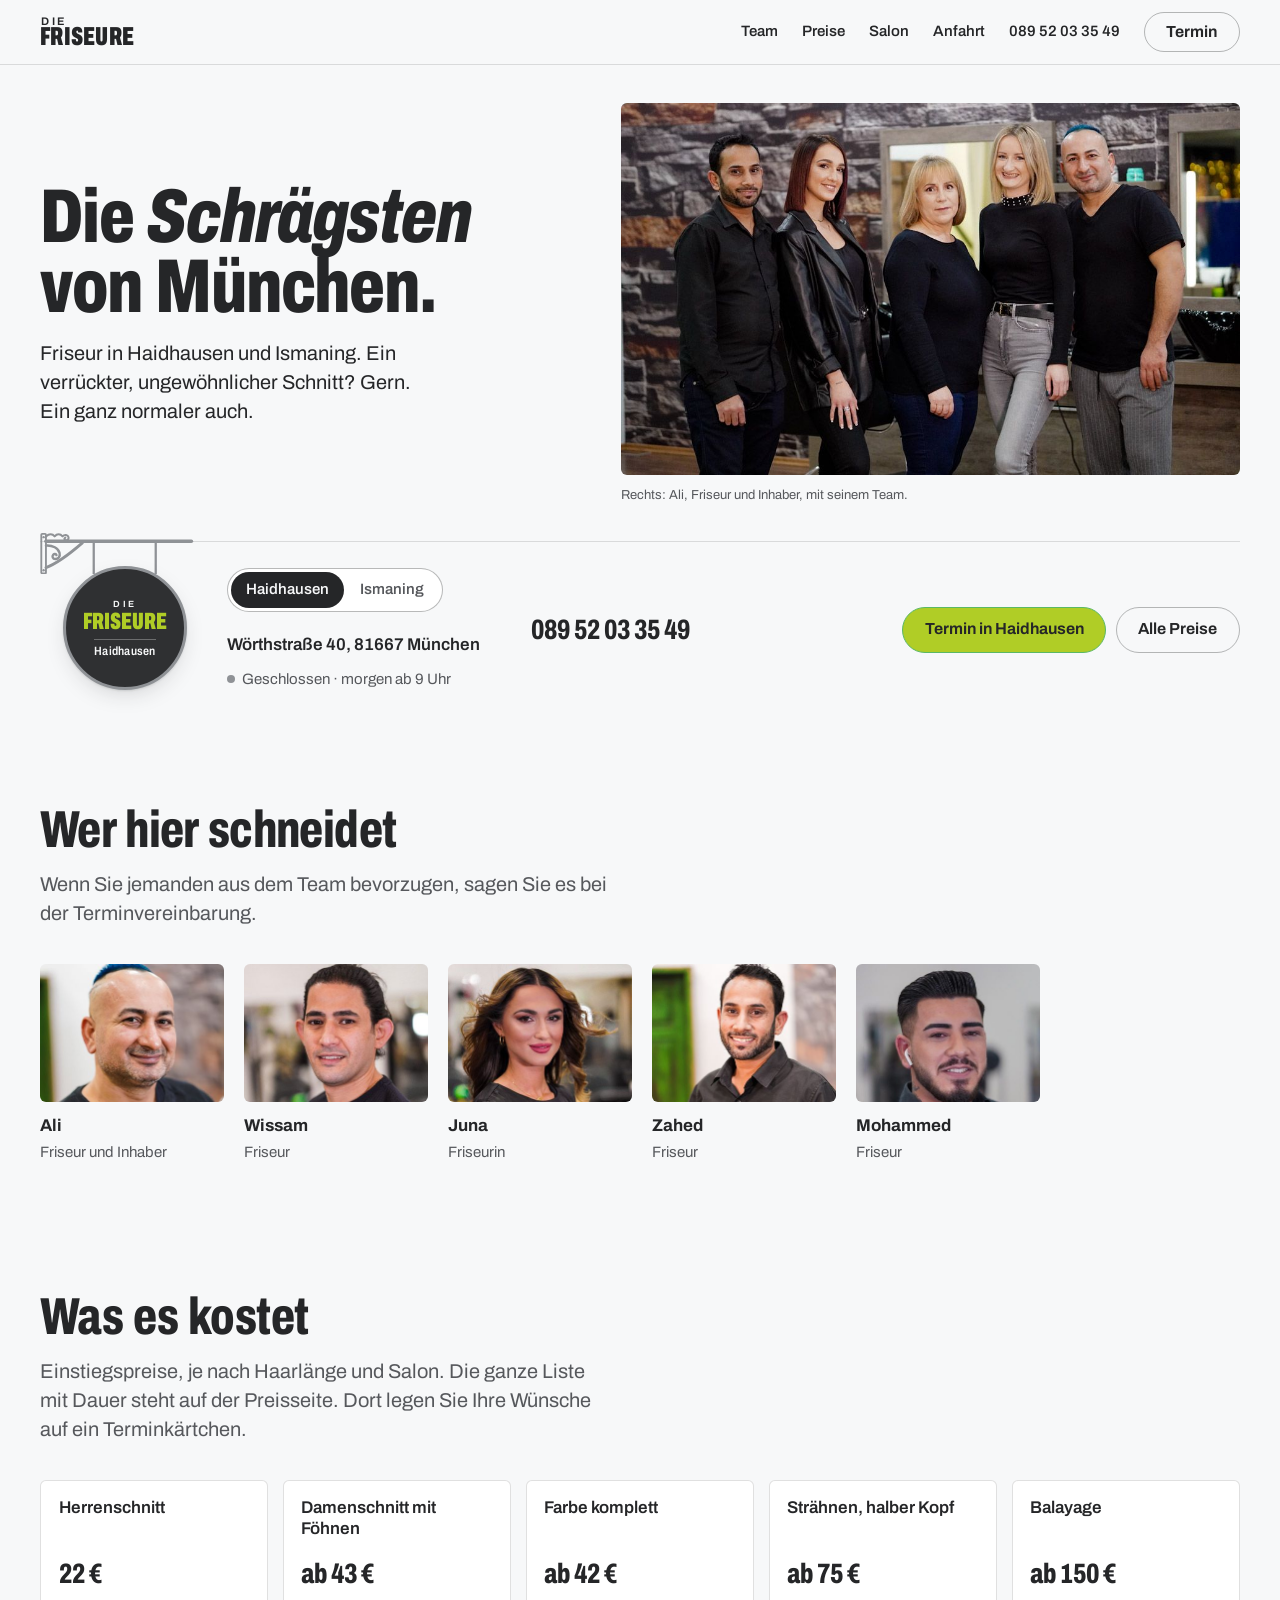
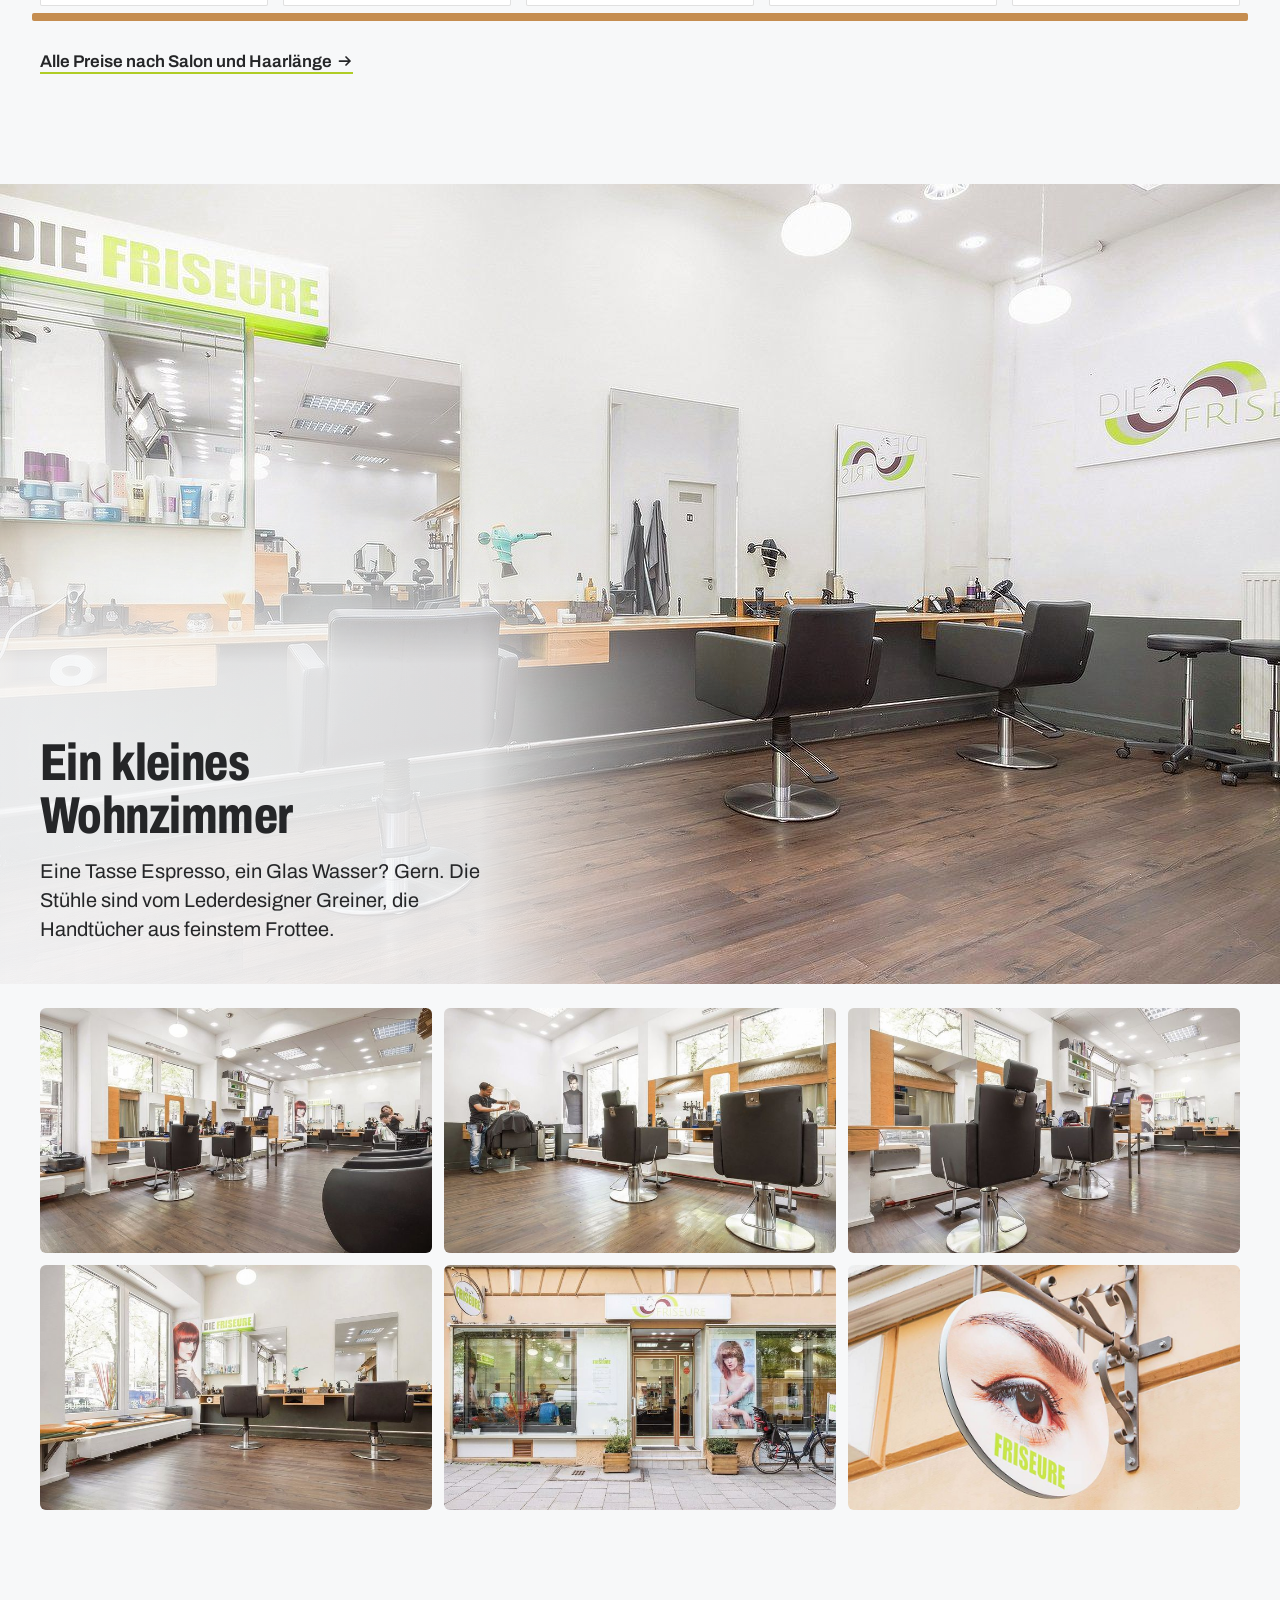
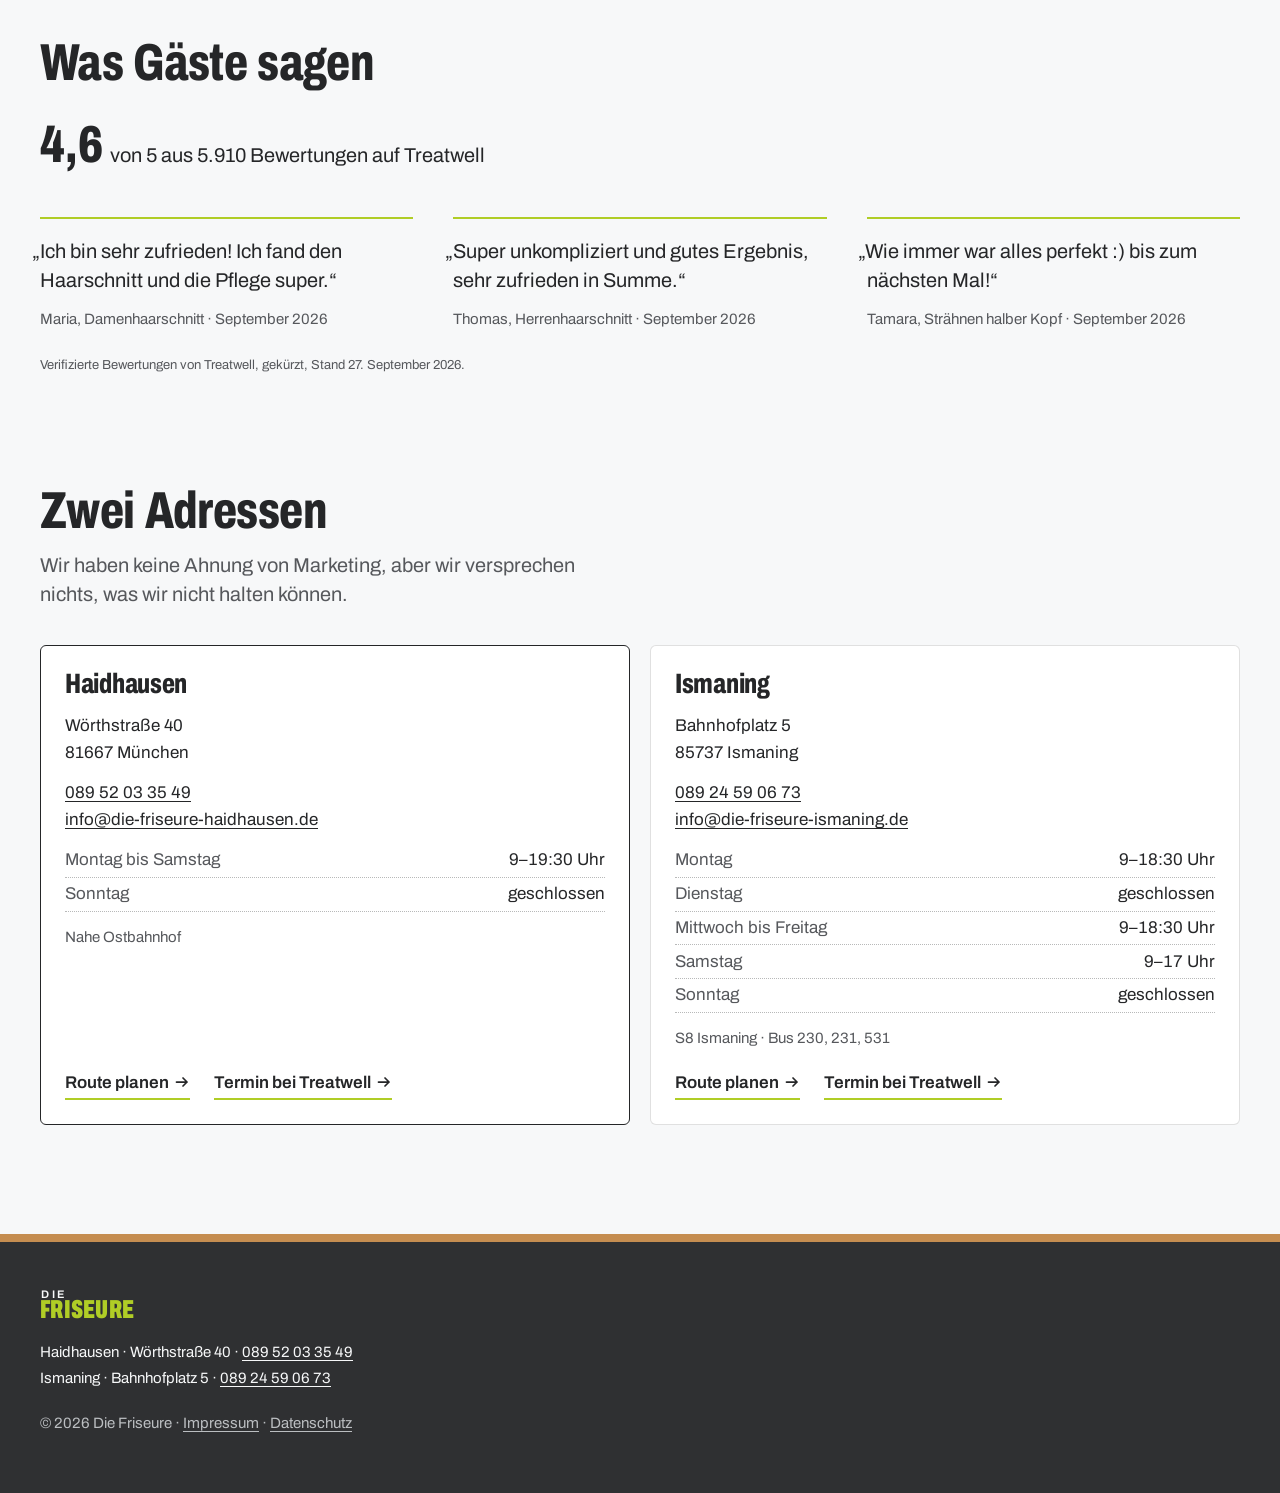
<file: index.html>
<!doctype html>
<html lang="de">
<head>
<meta charset="utf-8">
<meta name="viewport" content="width=device-width, initial-scale=1">
<title>Die Friseure · Friseur in Haidhausen und Ismaning</title>
<meta name="description" content="Die Friseure: Salons in der Wörthstraße 40 in München-Haidhausen und am Bahnhofplatz 5 in Ismaning. Schneiden, Farbe, Strähnen, Balayage. Preise, Team und Termin.">
<meta name="theme-color" content="#f8f9fa">
<link rel="preload" href="schrift/Archivo.woff2" as="font" type="font/woff2" crossorigin>
<link rel="icon" href="bilder/zeichen.svg" type="image/svg+xml">
<link rel="stylesheet" href="stil.css">
</head>
<body class="startseite">
<!--
  RICHTUNGSVERTRAG
  THESE: Zwei Friseursalons, ein Inhaber, der über sich selbst sagt „wir sind die
  Schrägsten von München“ und „wir haben keine Ahnung von Marketing“. Die Seite
  verspricht nichts, was der Laden nicht hält: echte Preise, echte Gesichter, zwei
  Adressen, ein Knopf zum Termin.
  EIGENE WELT: Der Raum in Haidhausen — weiße Wand oben, anthrazitfarbener Sockel
  unten, dazwischen eine helle Eichenablage. Das Grün stammt aus dem eigenen Logo
  und vom Schild an der Fassade, nicht von einem Lieferanten. Eiche nur als
  Ornament (Ablage, Kante), Grün als einzige Lampe.
  ERSTER BILDSCHIRM: Das Team vor der Steinwand, Ali mit dem blauen Kamm rechts.
  Daneben der Satz des Hauses, darunter das Nasenschild: Es dreht sich zwischen
  Haidhausen und Ismaning und schaltet Adresse, Telefon, Zeiten und Termin um.
  FORM: Archivo, schmal und fett wie die Schrift auf dem Schild, im Text normal
  breit. Ruhige, helle Fläche, Fotos in ihrem eigenen Format.
-->
<a class="sprung" href="#inhalt">Zum Inhalt</a>

<header class="leiste">
  <div class="leiste-innen mitte">
    <a class="wortmarke" href="./" aria-label="Die Friseure, zur Startseite">
      <span class="wortmarke-die">Die</span><span class="wortmarke-wort">Friseure</span>
    </a>
    <nav class="leiste-nav" aria-label="Hauptnavigation">
      <a href="#team">Team</a>
      <a href="preise.html">Preise</a>
      <a href="#salon">Salon</a>
      <a href="#anfahrt">Anfahrt</a>
    </nav>
    <span class="leiste-kapitel" aria-hidden="true"></span>
    <a class="leiste-tel" data-nur="h" href="tel:+498952033549">089 52 03 35 49</a>
    <a class="leiste-tel" data-nur="i" href="tel:+498924590673">089 24 59 06 73</a>
    <a class="knopf knopf-lampe leiste-knopf" data-nur="h" href="https://www.treatwell.de/ort/die-friseure-aus-haidhausen/" rel="noopener">Termin</a>
    <a class="knopf knopf-lampe leiste-knopf" data-nur="i" href="https://www.treatwell.de/ort/die-friseure-aus-ismaning/" rel="noopener">Termin</a>
  </div>
</header>

<main id="inhalt">

  <section class="auftakt mitte" aria-labelledby="auftakt-titel">
    <figure class="auftakt-bild">
      <img src="bilder/team/team.jpg" srcset="bilder/team/team-640.jpg 640w, bilder/team/team.jpg 1000w" sizes="(min-width: 64rem) 56vw, 100vw" width="1000" height="600" alt="Das Team von Die Friseure vor der Steinwand im Salon: drei Friseurinnen und zwei Friseure in Schwarz, rechts Ali mit blau gefärbtem Haarkamm.">
      <figcaption>Rechts: Ali, Friseur und Inhaber, mit seinem Team.</figcaption>
    </figure>

    <div class="auftakt-text">
      <h1 id="auftakt-titel">Die <em>Schrägsten</em> von München.</h1>
      <p class="auftakt-satz">Friseur in Haidhausen und Ismaning. Ein verrückter, ungewöhnlicher Schnitt? Gern. Ein ganz normaler auch.</p>
    </div>

    <div class="salon">
        <div class="schild" aria-hidden="true">
          <svg class="schild-arm" viewBox="0 0 150 40" width="150" height="40" focusable="false">
            <!-- Nachgezeichnet nach dem Foto des Nasenschilds (bilder/salon/haidhausen-schild.jpg),
                 gespiegelt: Wandplatte mit zwei Bolzen, Rohr, Wellenstrebe mit Schnecke
                 darüber, tragende Strebe mit Schnecke darunter, zwei Hängestangen.
                 Striche so kräftig, dass es auch mit 115 px Breite als Schmiedeeisen liest. -->
            <rect x="1.25" y="0.9" width="4.5" height="38.2" rx="0.9" fill="none" stroke="currentColor" stroke-width="1.8"/>
            <circle cx="3.5" cy="4" r="1.15" fill="currentColor"/>
            <circle cx="3.5" cy="36" r="1.15" fill="currentColor"/>
            <path d="M5.75 8H146.5" stroke="currentColor" stroke-width="3.5" stroke-linecap="round" fill="none"/>
            <path d="M6 3.2c2.8-2.6 6-2.6 8.2 0 2.2-2.6 5.4-2.6 7.6 0 1.8-2 5.2-1.8 5.8.8.5 2.2-1.6 3.6-3.2 2.8-1.1-.6-1-2 .1-2.3" stroke="currentColor" stroke-width="2" stroke-linecap="round" stroke-linejoin="round" fill="none"/>
            <path d="M5.75 33.5C15.5 30 29 20 41 9.6" stroke="currentColor" stroke-width="2.8" stroke-linecap="round" fill="none"/>
            <path d="M5.75 12.2c6.4-.4 12 2.4 13.2 7.2.8 3.4-1.4 6-4.2 5.8-2.4-.2-3.4-2.6-2-4.2 1-1.1 2.8-.9 3.2.4" stroke="currentColor" stroke-width="2.3" stroke-linecap="round" stroke-linejoin="round" fill="none"/>
            <path d="M52 9.5V40M112 9.5V40" stroke="currentColor" stroke-width="2.2" fill="none"/>
          </svg>
          <div class="schild-scheibe">
            <label class="schild-seite schild-vorn" for="salon-i">
              <span class="schild-die">Die</span><span class="schild-wort">Friseure</span><span class="schild-ort">Haidhausen</span>
            </label>
            <label class="schild-seite schild-hinten" for="salon-h">
              <span class="schild-die">Die</span><span class="schild-wort">Friseure</span><span class="schild-ort">Ismaning</span>
            </label>
          </div>
        </div>

        <div class="salon-angaben">
          <fieldset class="schalter">
            <legend class="nur-vorlesen">Salon wählen</legend>
            <input class="wahl-knopf" type="radio" name="salon" id="salon-h" value="haidhausen" checked>
            <label for="salon-h">Haidhausen</label>
            <input class="wahl-knopf" type="radio" name="salon" id="salon-i" value="ismaning">
            <label for="salon-i">Ismaning</label>
          </fieldset>
          <p class="salon-adresse" data-nur="h"><span class="am-stueck">Wörthstraße 40,</span> <span class="am-stueck">81667 München</span></p>
          <p class="salon-adresse" data-nur="i"><span class="am-stueck">Bahnhofplatz 5,</span> <span class="am-stueck">85737 Ismaning</span></p>
          <p class="salon-heute" data-nur="h" data-zeiten="1-6 09:00-19:30">Mo–Sa 9–19:30 Uhr</p>
          <p class="salon-heute" data-nur="i" data-zeiten="1 09:00-18:30;3-5 09:00-18:30;6 09:00-17:00">Mo, Mi–Fr 9–18:30, Sa 9–17 Uhr, Di geschlossen</p>
          <p class="salon-tel" data-nur="h"><a href="tel:+498952033549">089 52 03 35 49</a></p>
          <p class="salon-tel" data-nur="i"><a href="tel:+498924590673">089 24 59 06 73</a></p>
          <div class="knopfreihe">
            <a class="knopf knopf-lampe" data-nur="h" href="https://www.treatwell.de/ort/die-friseure-aus-haidhausen/" rel="noopener">Termin in Haidhausen</a>
            <a class="knopf knopf-lampe" data-nur="i" href="https://www.treatwell.de/ort/die-friseure-aus-ismaning/" rel="noopener">Termin in Ismaning</a>
            <a class="knopf knopf-linie" href="preise.html">Alle Preise</a>
          </div>
        </div>
      </div>
  </section>

  <section class="kapitel" id="team" aria-labelledby="team-titel">
    <div class="mitte">
      <h2 id="team-titel" data-nr="01" data-kurz="Team">Wer hier schneidet</h2>
      <p class="kapitel-satz">Wenn Sie jemanden aus dem Team bevorzugen, sagen Sie es bei der Terminvereinbarung.</p>
    </div>
    <ul class="gesichter mitte" role="list">
      <li class="gesicht"><img src="bilder/team/ali.jpg" width="369" height="277" alt="Ali" loading="lazy"><span class="gesicht-name">Ali</span><span class="gesicht-rolle">Friseur und Inhaber</span></li>
      <li class="gesicht" data-nur="h"><img src="bilder/team/wissam.jpg" width="369" height="277" alt="Wissam" loading="lazy"><span class="gesicht-name">Wissam</span><span class="gesicht-rolle">Friseur</span></li>
      <li class="gesicht" data-nur="h"><img src="bilder/team/juna.jpg" width="369" height="277" alt="Juna" loading="lazy"><span class="gesicht-name">Juna</span><span class="gesicht-rolle">Friseurin</span></li>
      <li class="gesicht" data-nur="h"><img src="bilder/team/zahed.jpg" width="369" height="277" alt="Zahed" loading="lazy"><span class="gesicht-name">Zahed</span><span class="gesicht-rolle">Friseur</span></li>
      <li class="gesicht" data-nur="h"><img src="bilder/team/mohammed.jpg" width="369" height="277" alt="Mohammed" loading="lazy"><span class="gesicht-name">Mohammed</span><span class="gesicht-rolle">Friseur</span></li>
      <li class="gesicht" data-nur="i"><img src="bilder/team/ania.jpg" width="369" height="277" alt="Ania" loading="lazy"><span class="gesicht-name">Ania</span><span class="gesicht-rolle">Friseurin</span></li>
      <li class="gesicht" data-nur="i"><img src="bilder/team/kimi.jpg" width="369" height="277" alt="Kimi" loading="lazy"><span class="gesicht-name">Kimi</span><span class="gesicht-rolle">Friseurin</span></li>
      <li class="gesicht" data-nur="i"><img src="bilder/team/yasmin.jpg" width="369" height="277" alt="Yasmin" loading="lazy"><span class="gesicht-name">Yasmin</span><span class="gesicht-rolle">Nägel</span></li>
    </ul>
  </section>

  <section class="kapitel kapitel-preise" id="preise" aria-labelledby="preise-titel">
    <div class="mitte">
      <h2 id="preise-titel" data-nr="02" data-kurz="Preise">Was es kostet</h2>
      <p class="kapitel-satz">Einstiegspreise, je nach Haarlänge und Salon. Die ganze Liste mit Dauer steht auf der Preisseite. Dort legen Sie Ihre Wünsche auf ein Terminkärtchen.</p>
      <ul class="etiketten" role="list">
<!-- einstieg:start -->
<li class="etikett"><a href="preise.html#herren"><span class="etikett-name">Herrenschnitt</span><span class="etikett-preis">22&nbsp;€</span></a></li>
<li class="etikett"><a href="preise.html#schnitt"><span class="etikett-name">Damenschnitt mit Föhnen</span><span class="etikett-preis">ab 43&nbsp;€</span></a></li>
<li class="etikett"><a href="preise.html#farbe"><span class="etikett-name">Farbe komplett</span><span class="etikett-preis">ab 42&nbsp;€</span></a></li>
<li class="etikett"><a href="preise.html#farbe"><span class="etikett-name">Strähnen, halber Kopf</span><span class="etikett-preis">ab 75&nbsp;€</span></a></li>
<li class="etikett"><a href="preise.html#farbe"><span class="etikett-name">Balayage</span><span class="etikett-preis">ab 150&nbsp;€</span></a></li>
<!-- einstieg:ende -->
      </ul>
      <p class="kapitel-weg"><a class="pfeil" href="preise.html">Alle Preise nach Salon und Haarlänge</a></p>
    </div>
  </section>

  <section class="kapitel kapitel-salon" id="salon" aria-labelledby="salon-titel">
    <div class="wohnzimmer">
      <img class="wohnzimmer-bild" data-nur="h" src="bilder/salon/haidhausen-theke.jpg" srcset="bilder/salon/haidhausen-theke-720.jpg 720w, bilder/salon/haidhausen-theke.jpg 1280w" sizes="100vw" width="1280" height="800" alt="Der Salon in Haidhausen: schwarze Lederstühle vor der Eichenablage, darüber Spiegel, dahinter die Fenster zur Wörthstraße." loading="lazy">
      <img class="wohnzimmer-bild" data-nur="i" src="bilder/salon/ismaning-steinwand.jpg" srcset="bilder/salon/ismaning-steinwand-720.jpg 720w, bilder/salon/ismaning-steinwand.jpg 1280w" sizes="100vw" width="1280" height="800" alt="Der Salon in Ismaning: schwarze Friseurstühle vor der Steinwand, Holzboden, Spiegel mit Ablagen." loading="lazy">
      <div class="wohnzimmer-text mitte">
        <h2 id="salon-titel" data-nr="03" data-kurz="Salon">Ein kleines Wohnzimmer</h2>
        <p>Eine Tasse Espresso, ein Glas Wasser? Gern. Die Stühle sind vom Lederdesigner Greiner, die Handtücher aus feinstem Frottee.</p>
      </div>
    </div>
    <ul class="galerie mitte" role="list" data-nur="h">
      <li><button class="galerie-kachel" type="button" data-gross="bilder/salon/haidhausen-fenster.jpg"><img src="bilder/salon/haidhausen-fenster-720.jpg" width="720" height="450" alt="Haidhausen: Plätze am Fenster, Stühle aus schwarzem Leder." loading="lazy"></button></li>
      <li><button class="galerie-kachel" type="button" data-gross="bilder/salon/haidhausen-arbeit.jpg"><img src="bilder/salon/haidhausen-arbeit-720.jpg" width="720" height="450" alt="Haidhausen: ein Friseur bei der Arbeit am hinteren Platz." loading="lazy"></button></li>
      <li><button class="galerie-kachel" type="button" data-gross="bilder/salon/haidhausen-platz.jpg"><img src="bilder/salon/haidhausen-platz-720.jpg" width="720" height="450" alt="Haidhausen: ein Stuhl im Vordergrund, die lange Ablage bis zum Eingang." loading="lazy"></button></li>
      <li><button class="galerie-kachel" type="button" data-gross="bilder/salon/haidhausen-bank.jpg"><img src="bilder/salon/haidhausen-bank-720.jpg" width="720" height="450" alt="Haidhausen: Wartebank am Fenster, Spiegel und Stühle." loading="lazy"></button></li>
      <li><button class="galerie-kachel" type="button" data-gross="bilder/salon/haidhausen-fassade.jpg"><img src="bilder/salon/haidhausen-fassade-720.jpg" width="720" height="450" alt="Haidhausen: der Laden von außen, Wörthstraße 40, mit Pflanzkübeln und Fahrrad vor dem Fenster." loading="lazy"></button></li>
      <li><button class="galerie-kachel" type="button" data-gross="bilder/salon/haidhausen-schild.jpg"><img src="bilder/salon/haidhausen-schild.jpg" width="1000" height="600" alt="Haidhausen: das runde Nasenschild an der Fassade mit einem Auge und dem Schriftzug Friseure." loading="lazy"></button></li>
    </ul>
    <ul class="galerie mitte" role="list" data-nur="i">
      <li><button class="galerie-kachel" type="button" data-gross="bilder/salon/ismaning-raum.jpg"><img src="bilder/salon/ismaning-raum-720.jpg" width="720" height="450" alt="Ismaning: der große Raum mit Kronleuchter und Fensterfront." loading="lazy"></button></li>
      <li><button class="galerie-kachel" type="button" data-gross="bilder/salon/ismaning-sofa.jpg"><img src="bilder/salon/ismaning-sofa-720.jpg" width="720" height="450" alt="Ismaning: weißes Sofa zum Warten, Vorhang und Holzladen an der Wand." loading="lazy"></button></li>
      <li><button class="galerie-kachel" type="button" data-gross="bilder/salon/ismaning-spiegel.jpg"><img src="bilder/salon/ismaning-spiegel-720.jpg" width="720" height="450" alt="Ismaning: Spiegelplatz vor der Steinwand." loading="lazy"></button></li>
      <li><button class="galerie-kachel" type="button" data-gross="bilder/salon/ismaning-ziegel.jpg"><img src="bilder/salon/ismaning-ziegel-720.jpg" width="720" height="450" alt="Ismaning: alte Ziegel auf einem Holzbrett an der weißen Wand." loading="lazy"></button></li>
      <li><button class="galerie-kachel" type="button" data-gross="bilder/salon/ismaning-laden.jpg"><img src="bilder/salon/ismaning-laden-720.jpg" width="720" height="450" alt="Ismaning: ein alter Holzfensterladen neben dem Vorhang." loading="lazy"></button></li>
      <li><button class="galerie-kachel" type="button" data-gross="bilder/salon/ismaning-fassade.jpg"><img src="bilder/salon/ismaning-fassade-720.jpg" width="720" height="450" alt="Ismaning: das Schaufenster am Bahnhofplatz von außen." loading="lazy"></button></li>
    </ul>
  </section>

  <section class="kapitel" id="stimmen" aria-labelledby="stimmen-titel">
    <div class="mitte">
      <h2 id="stimmen-titel" data-nr="04" data-kurz="Stimmen">Was Gäste sagen</h2>
      <p class="wertung" data-nur="h"><strong>4,6</strong> von 5 aus 5.910 Bewertungen auf Treatwell</p>
      <p class="wertung" data-nur="i"><strong>4,7</strong> von 5 aus 2.850 Bewertungen auf Treatwell</p>
      <ul class="stimmen" role="list" data-nur="h">
        <li><blockquote><p>Ich bin sehr zufrieden! Ich fand den Haarschnitt und die Pflege super.</p></blockquote><p class="stimme-wer">Maria, Damenhaarschnitt · September 2026</p></li>
        <li><blockquote><p>Super unkompliziert und gutes Ergebnis, sehr zufrieden in Summe.</p></blockquote><p class="stimme-wer">Thomas, Herrenhaarschnitt · September 2026</p></li>
        <li><blockquote><p>Wie immer war alles perfekt :) bis zum nächsten Mal!</p></blockquote><p class="stimme-wer">Tamara, Strähnen halber Kopf · September 2026</p></li>
      </ul>
      <ul class="stimmen" role="list" data-nur="i">
        <li><blockquote><p>Kimi hat wieder ganz toll gearbeitet und mir genau den Haarschnitt gemacht, der mir gut steht. Sie hat ein absolutes Gespür dafür.</p></blockquote><p class="stimme-wer">Brigitte, Damenhaarschnitt · September 2026</p></li>
        <li><blockquote><p>Schneller Termin, nettes Team, toller Haarschnitt!</p></blockquote><p class="stimme-wer">Sebastian, Herrenhaarschnitt · September 2026</p></li>
        <li><blockquote><p>Hat alles gepasst. Schneller Haarschnitt und gute Preise :-)</p></blockquote><p class="stimme-wer">Andreas, Herrenhaarschnitt · September 2026</p></li>
      </ul>
      <p class="kapitel-klein">Verifizierte Bewertungen von Treatwell, gekürzt, Stand 27. September 2026.</p>
    </div>
  </section>

  <section class="kapitel kapitel-anfahrt" id="anfahrt" aria-labelledby="anfahrt-titel">
    <div class="mitte">
      <h2 id="anfahrt-titel" data-nr="05" data-kurz="Anfahrt">Zwei Adressen</h2>
      <p class="kapitel-satz">Wir haben keine Ahnung von Marketing, aber wir versprechen nichts, was wir nicht halten können.</p>
      <div class="adressen">
        <article class="adresse" data-ort="h">
          <h3>Haidhausen</h3>
          <p>Wörthstraße 40<br>81667 München</p>
          <p><a href="tel:+498952033549">089 52 03 35 49</a><br><a href="mailto:info@die-friseure-haidhausen.de">info@die-friseure-haidhausen.de</a></p>
          <dl class="zeiten">
            <div><dt>Montag bis Samstag</dt><dd>9–19:30 Uhr</dd></div>
            <div><dt>Sonntag</dt><dd>geschlossen</dd></div>
          </dl>
          <p class="adresse-weg">Nahe Ostbahnhof</p>
          <p class="adresse-links"><a class="pfeil" href="https://www.google.com/maps/dir/?api=1&amp;destination=48.1288517,11.6020524" rel="noopener">Route planen</a> <a class="pfeil" href="https://www.treatwell.de/ort/die-friseure-aus-haidhausen/" rel="noopener">Termin bei Treatwell</a></p>
        </article>
        <article class="adresse" data-ort="i">
          <h3>Ismaning</h3>
          <p>Bahnhofplatz 5<br>85737 Ismaning</p>
          <p><a href="tel:+498924590673">089 24 59 06 73</a><br><a href="mailto:info@die-friseure-ismaning.de">info@die-friseure-ismaning.de</a></p>
          <dl class="zeiten">
            <div><dt>Montag</dt><dd>9–18:30 Uhr</dd></div>
            <div><dt>Dienstag</dt><dd>geschlossen</dd></div>
            <div><dt>Mittwoch bis Freitag</dt><dd>9–18:30 Uhr</dd></div>
            <div><dt>Samstag</dt><dd>9–17 Uhr</dd></div>
            <div><dt>Sonntag</dt><dd>geschlossen</dd></div>
          </dl>
          <p class="adresse-weg">S8 Ismaning · Bus 230, 231, 531</p>
          <p class="adresse-links"><a class="pfeil" href="https://www.google.com/maps/dir/?api=1&amp;destination=48.226075,11.6783106" rel="noopener">Route planen</a> <a class="pfeil" href="https://www.treatwell.de/ort/die-friseure-aus-ismaning/" rel="noopener">Termin bei Treatwell</a></p>
        </article>
      </div>
    </div>
  </section>

</main>

<footer class="sockel">
  <div class="mitte sockel-innen">
    <p class="wortmarke wortmarke-hell"><span class="wortmarke-die">Die</span><span class="wortmarke-wort">Friseure</span></p>
    <p>Haidhausen · Wörthstraße 40 · <a href="tel:+498952033549">089 52 03 35 49</a><br>Ismaning · Bahnhofplatz 5 · <a href="tel:+498924590673">089 24 59 06 73</a></p>
    <p class="sockel-recht">© 2026 Die Friseure · <a href="impressum.html">Impressum</a> · <a href="datenschutz.html">Datenschutz</a></p>
  </div>
</footer>

<dialog class="ansicht" aria-label="Bildansicht">
  <img class="ansicht-bild" src="bilder/salon/haidhausen-fenster.jpg" alt="" loading="lazy">
  <p class="ansicht-text"></p>
  <button class="ansicht-zu" type="button" aria-label="Ansicht schließen"><svg viewBox="0 0 24 24" width="24" height="24" aria-hidden="true"><path d="M6 6l12 12M18 6L6 18" stroke="currentColor" stroke-width="2" stroke-linecap="round"/></svg></button>
  <button class="ansicht-zurueck" type="button" aria-label="Vorheriges Bild"><svg viewBox="0 0 24 24" width="24" height="24" aria-hidden="true"><path d="M15 5l-7 7 7 7" stroke="currentColor" stroke-width="2" fill="none" stroke-linecap="round" stroke-linejoin="round"/></svg></button>
  <button class="ansicht-weiter" type="button" aria-label="Nächstes Bild"><svg viewBox="0 0 24 24" width="24" height="24" aria-hidden="true"><path d="M9 5l7 7-7 7" stroke="currentColor" stroke-width="2" fill="none" stroke-linecap="round" stroke-linejoin="round"/></svg></button>
</dialog>

<script src="seite.js" defer></script>
</body>
</html>
</file>
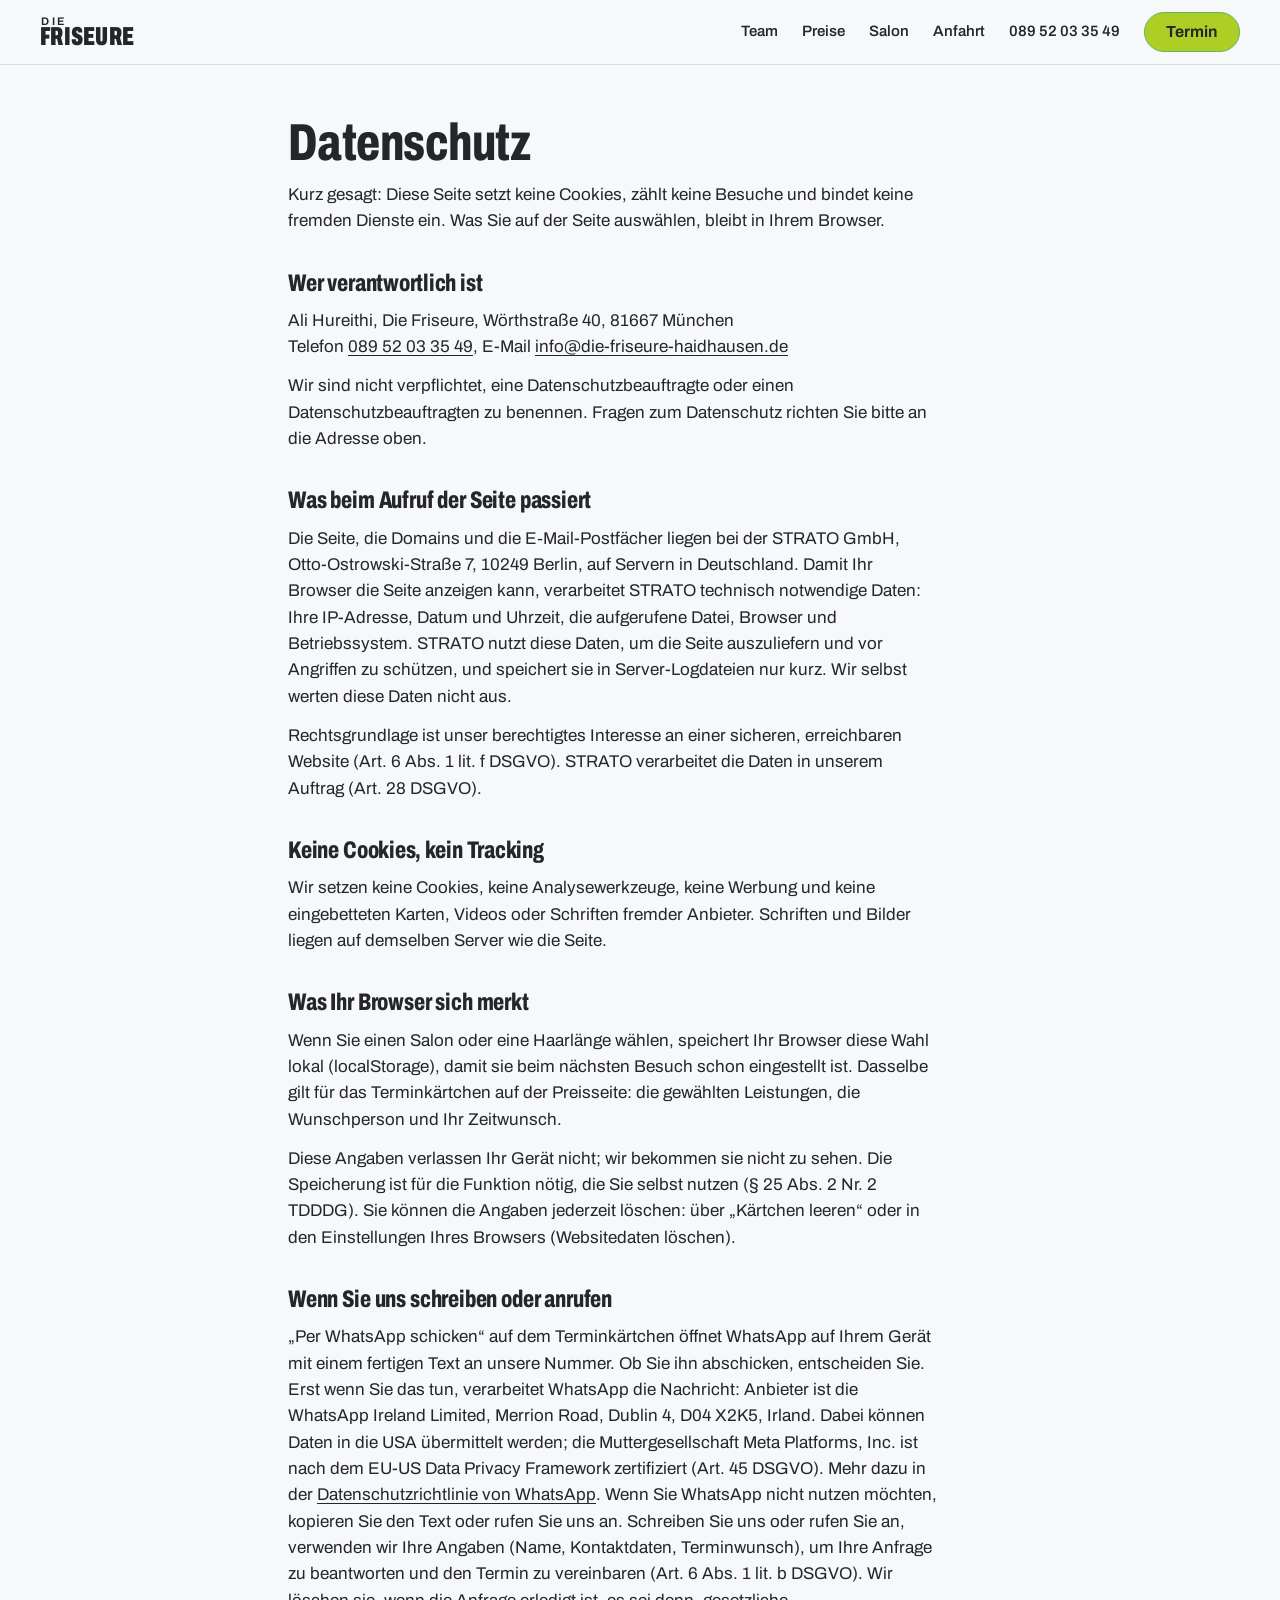
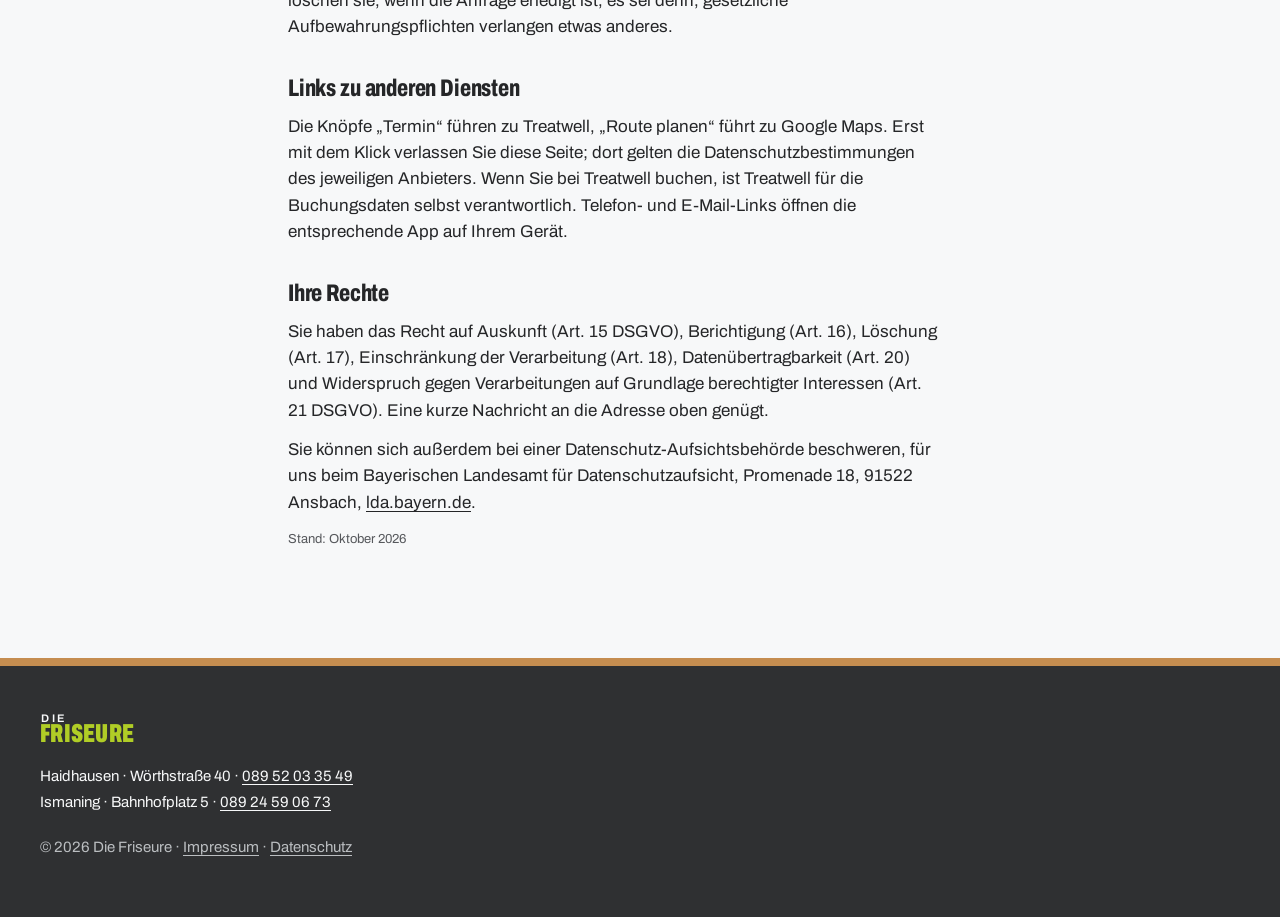
<file: datenschutz.html>
<!doctype html>
<html lang="de">
<head>
<meta charset="utf-8">
<meta name="viewport" content="width=device-width, initial-scale=1">
<title>Datenschutz · Die Friseure</title>
<meta name="description" content="Datenschutzerklärung von Die Friseure.">
<meta name="robots" content="noindex">
<meta name="theme-color" content="#f8f9fa">
<link rel="icon" href="bilder/zeichen.svg" type="image/svg+xml">
<link rel="stylesheet" href="stil.css">
</head>
<body class="textseite">
<div hidden><input class="wahl-knopf" type="radio" name="salon" id="salon-h" value="haidhausen" checked><input class="wahl-knopf" type="radio" name="salon" id="salon-i" value="ismaning"></div>
<a class="sprung" href="#inhalt">Zum Inhalt</a>

<header class="leiste">
  <div class="leiste-innen mitte">
    <a class="wortmarke" href="./" aria-label="Die Friseure, zur Startseite">
      <span class="wortmarke-die">Die</span><span class="wortmarke-wort">Friseure</span>
    </a>
    <nav class="leiste-nav" aria-label="Hauptnavigation">
      <a href="./#team">Team</a>
      <a href="preise.html">Preise</a>
      <a href="./#salon">Salon</a>
      <a href="./#anfahrt">Anfahrt</a>
    </nav>
    <a class="leiste-tel" data-nur="h" href="tel:+498952033549">089 52 03 35 49</a>
    <a class="leiste-tel" data-nur="i" href="tel:+498924590673">089 24 59 06 73</a>
    <a class="knopf knopf-lampe leiste-knopf" data-nur="h" href="https://www.treatwell.de/ort/die-friseure-aus-haidhausen/" rel="noopener">Termin</a>
    <a class="knopf knopf-lampe leiste-knopf" data-nur="i" href="https://www.treatwell.de/ort/die-friseure-aus-ismaning/" rel="noopener">Termin</a>
  </div>
</header>

<main id="inhalt" class="text mitte">
  <h1>Datenschutz</h1>
  <p>Kurz gesagt: Diese Seite setzt keine Cookies, zählt keine Besuche und bindet keine fremden Dienste ein. Was Sie auf der Seite auswählen, bleibt in Ihrem Browser.</p>

  <h2>Wer verantwortlich ist</h2>
  <p>Ali Hureithi, Die Friseure, Wörthstraße 40, 81667 München<br>Telefon <a href="tel:+498952033549">089 52 03 35 49</a>, E-Mail <a href="mailto:info@die-friseure-haidhausen.de">info@die-friseure-haidhausen.de</a></p>
  <p>Wir sind nicht verpflichtet, eine Datenschutzbeauftragte oder einen Datenschutzbeauftragten zu benennen. Fragen zum Datenschutz richten Sie bitte an die Adresse oben.</p>

  <h2>Was beim Aufruf der Seite passiert</h2>
  <p>Die Seite, die Domains und die E&#8209;Mail-Postfächer liegen bei der STRATO GmbH, Otto-Ostrowski-Straße 7, 10249 Berlin, auf Servern in Deutschland. Damit Ihr Browser die Seite anzeigen kann, verarbeitet STRATO technisch notwendige Daten: Ihre IP-Adresse, Datum und Uhrzeit, die aufgerufene Datei, Browser und Betriebssystem. STRATO nutzt diese Daten, um die Seite auszuliefern und vor Angriffen zu schützen, und speichert sie in Server-Logdateien nur kurz. Wir selbst werten diese Daten nicht aus.</p>
  <p>Rechtsgrundlage ist unser berechtigtes Interesse an einer sicheren, erreichbaren Website (Art. 6 Abs. 1 lit. f DSGVO). STRATO verarbeitet die Daten in unserem Auftrag (Art. 28 DSGVO).</p>

  <h2>Keine Cookies, kein Tracking</h2>
  <p>Wir setzen keine Cookies, keine Analysewerkzeuge, keine Werbung und keine eingebetteten Karten, Videos oder Schriften fremder Anbieter. Schriften und Bilder liegen auf demselben Server wie die Seite.</p>

  <h2>Was Ihr Browser sich merkt</h2>
  <p>Wenn Sie einen Salon oder eine Haarlänge wählen, speichert Ihr Browser diese Wahl lokal (localStorage), damit sie beim nächsten Besuch schon eingestellt ist. Dasselbe gilt für das Terminkärtchen auf der Preisseite: die gewählten Leistungen, die Wunschperson und Ihr Zeitwunsch.</p>
  <p>Diese Angaben verlassen Ihr Gerät nicht; wir bekommen sie nicht zu sehen. Die Speicherung ist für die Funktion nötig, die Sie selbst nutzen (§ 25 Abs. 2 Nr. 2 TDDDG). Sie können die Angaben jederzeit löschen: über „Kärtchen leeren“ oder in den Einstellungen Ihres Browsers (Websitedaten löschen).</p>

  <h2>Wenn Sie uns schreiben oder anrufen</h2>
  <p>„Per WhatsApp schicken“ auf dem Terminkärtchen öffnet WhatsApp auf Ihrem Gerät mit einem fertigen Text an unsere Nummer. Ob Sie ihn abschicken, entscheiden Sie. Erst wenn Sie das tun, verarbeitet WhatsApp die Nachricht: Anbieter ist die WhatsApp Ireland Limited, Merrion Road, Dublin 4, D04 X2K5, Irland. Dabei können Daten in die USA übermittelt werden; die Muttergesellschaft Meta Platforms, Inc. ist nach dem EU-US Data Privacy Framework zertifiziert (Art. 45 DSGVO). Mehr dazu in der <a href="https://www.whatsapp.com/legal/privacy-policy-eea" rel="noopener">Datenschutzrichtlinie von WhatsApp</a>. Wenn Sie WhatsApp nicht nutzen möchten, kopieren Sie den Text oder rufen Sie uns an. Schreiben Sie uns oder rufen Sie an, verwenden wir Ihre Angaben (Name, Kontaktdaten, Terminwunsch), um Ihre Anfrage zu beantworten und den Termin zu vereinbaren (Art. 6 Abs. 1 lit. b DSGVO). Wir löschen sie, wenn die Anfrage erledigt ist, es sei denn, gesetzliche Aufbewahrungspflichten verlangen etwas anderes.</p>

  <h2>Links zu anderen Diensten</h2>
  <p>Die Knöpfe „Termin“ führen zu Treatwell, „Route planen“ führt zu Google Maps. Erst mit dem Klick verlassen Sie diese Seite; dort gelten die Datenschutzbestimmungen des jeweiligen Anbieters. Wenn Sie bei Treatwell buchen, ist Treatwell für die Buchungsdaten selbst verantwortlich. Telefon- und E&#8209;Mail-Links öffnen die entsprechende App auf Ihrem Gerät.</p>

  <h2>Ihre Rechte</h2>
  <p>Sie haben das Recht auf Auskunft (Art. 15 DSGVO), Berichtigung (Art. 16), Löschung (Art. 17), Einschränkung der Verarbeitung (Art. 18), Datenübertragbarkeit (Art. 20) und Widerspruch gegen Verarbeitungen auf Grundlage berechtigter Interessen (Art. 21 DSGVO). Eine kurze Nachricht an die Adresse oben genügt.</p>
  <p>Sie können sich außerdem bei einer Datenschutz-Aufsichtsbehörde beschweren, für uns beim Bayerischen Landesamt für Datenschutzaufsicht, Promenade 18, 91522 Ansbach, <a href="https://www.lda.bayern.de" rel="noopener">lda.bayern.de</a>.</p>

  <p class="kapitel-klein">Stand: Oktober 2026</p>
</main>

<footer class="sockel">
  <div class="mitte sockel-innen">
    <p class="wortmarke wortmarke-hell"><span class="wortmarke-die">Die</span><span class="wortmarke-wort">Friseure</span></p>
    <p>Haidhausen · Wörthstraße 40 · <a href="tel:+498952033549">089 52 03 35 49</a><br>Ismaning · Bahnhofplatz 5 · <a href="tel:+498924590673">089 24 59 06 73</a></p>
    <p class="sockel-recht">© 2026 Die Friseure · <a href="impressum.html">Impressum</a> · <a href="datenschutz.html">Datenschutz</a></p>
  </div>
</footer>

<script src="seite.js" defer></script>
</body>
</html>
</file>
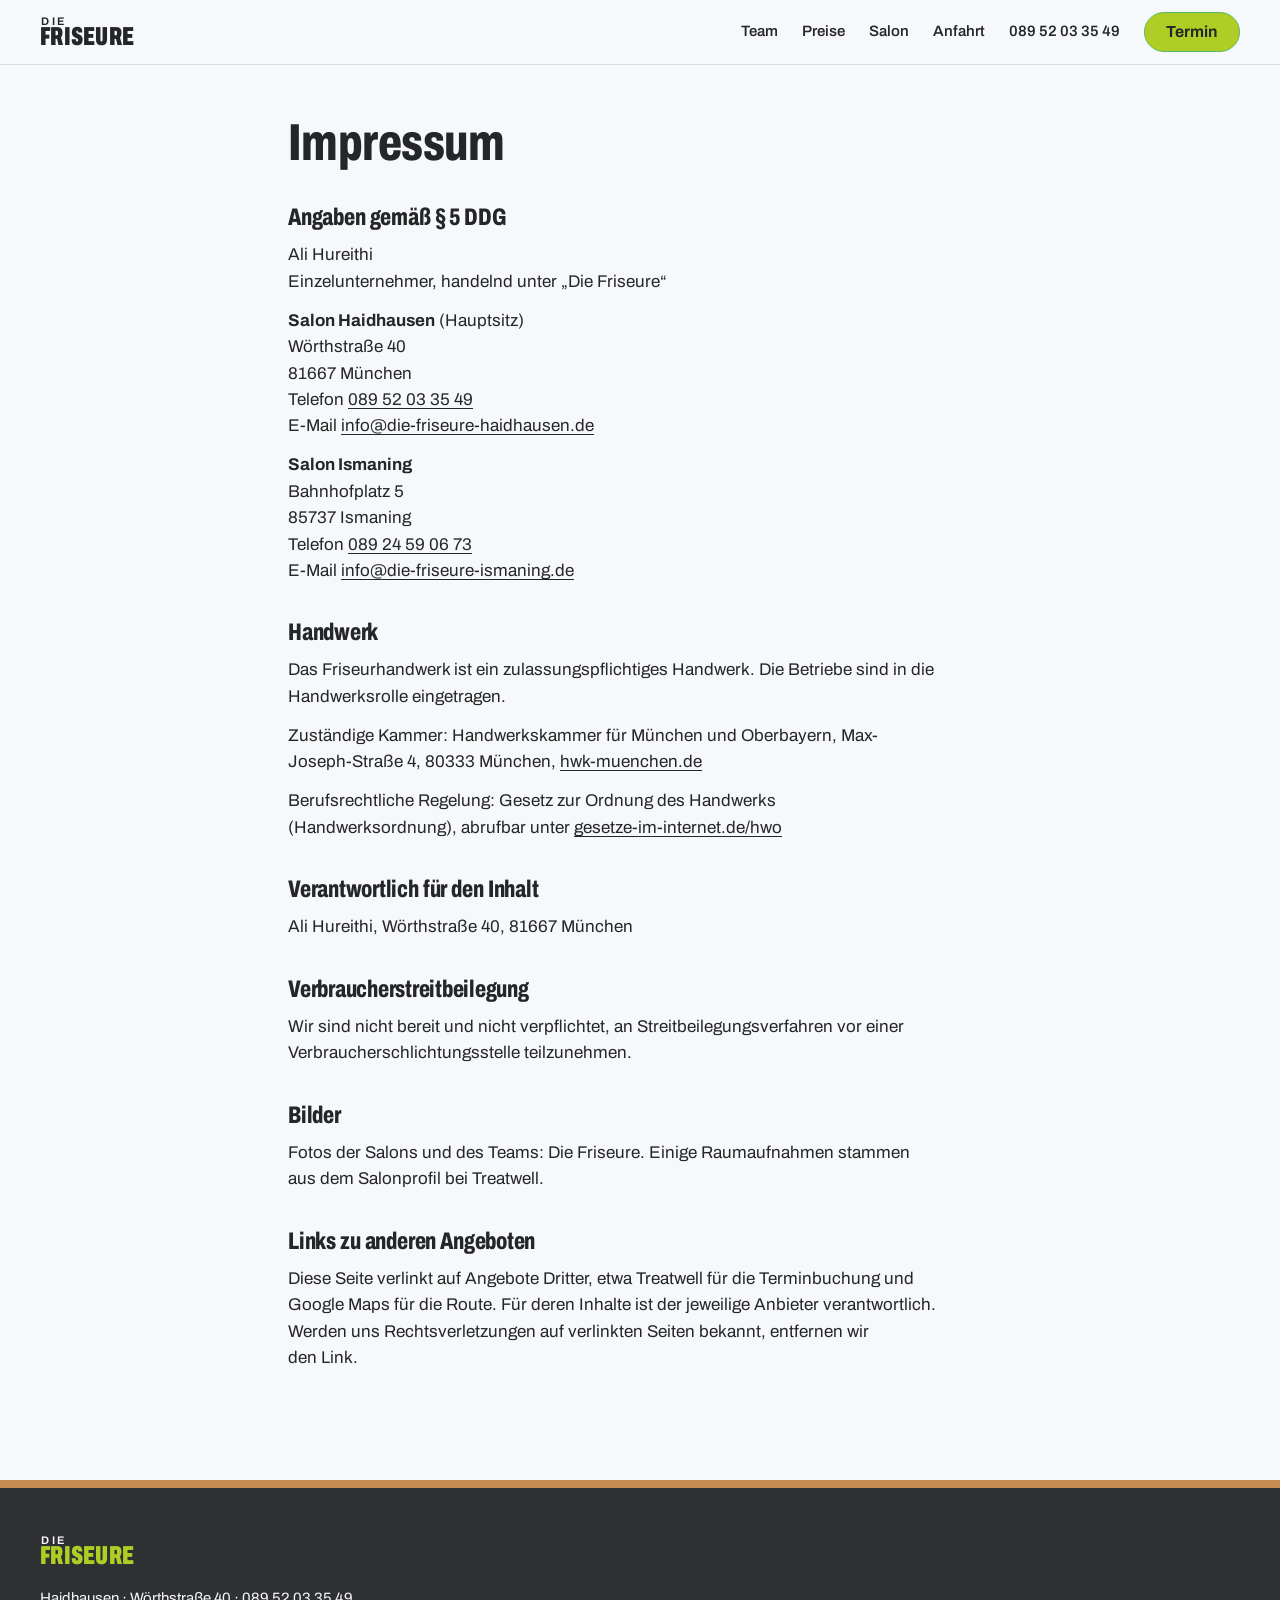
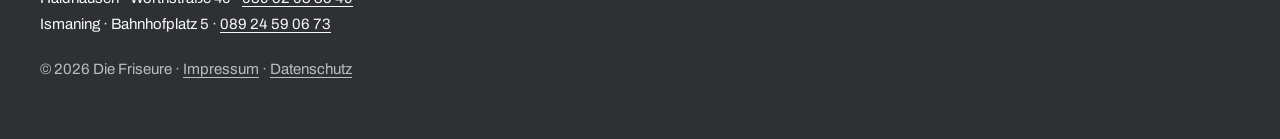
<file: impressum.html>
<!doctype html>
<html lang="de">
<head>
<meta charset="utf-8">
<meta name="viewport" content="width=device-width, initial-scale=1">
<title>Impressum · Die Friseure</title>
<meta name="description" content="Impressum von Die Friseure in Haidhausen und Ismaning.">
<meta name="robots" content="noindex">
<meta name="theme-color" content="#f8f9fa">
<link rel="icon" href="bilder/zeichen.svg" type="image/svg+xml">
<link rel="stylesheet" href="stil.css">
</head>
<body class="textseite">
<div hidden><input class="wahl-knopf" type="radio" name="salon" id="salon-h" value="haidhausen" checked><input class="wahl-knopf" type="radio" name="salon" id="salon-i" value="ismaning"></div>
<a class="sprung" href="#inhalt">Zum Inhalt</a>

<header class="leiste">
  <div class="leiste-innen mitte">
    <a class="wortmarke" href="./" aria-label="Die Friseure, zur Startseite">
      <span class="wortmarke-die">Die</span><span class="wortmarke-wort">Friseure</span>
    </a>
    <nav class="leiste-nav" aria-label="Hauptnavigation">
      <a href="./#team">Team</a>
      <a href="preise.html">Preise</a>
      <a href="./#salon">Salon</a>
      <a href="./#anfahrt">Anfahrt</a>
    </nav>
    <a class="leiste-tel" data-nur="h" href="tel:+498952033549">089 52 03 35 49</a>
    <a class="leiste-tel" data-nur="i" href="tel:+498924590673">089 24 59 06 73</a>
    <a class="knopf knopf-lampe leiste-knopf" data-nur="h" href="https://www.treatwell.de/ort/die-friseure-aus-haidhausen/" rel="noopener">Termin</a>
    <a class="knopf knopf-lampe leiste-knopf" data-nur="i" href="https://www.treatwell.de/ort/die-friseure-aus-ismaning/" rel="noopener">Termin</a>
  </div>
</header>

<main id="inhalt" class="text mitte">
  <h1>Impressum</h1>

  <h2>Angaben gemäß § 5 DDG</h2>
  <p>Ali Hureithi<br>Einzelunternehmer, handelnd unter „Die Friseure“</p>
  <p><strong>Salon Haidhausen</strong> (Hauptsitz)<br>Wörthstraße 40<br>81667 München<br>Telefon <a href="tel:+498952033549">089 52 03 35 49</a><br>E-Mail <a href="mailto:info@die-friseure-haidhausen.de">info@die-friseure-haidhausen.de</a></p>
  <p><strong>Salon Ismaning</strong><br>Bahnhofplatz 5<br>85737 Ismaning<br>Telefon <a href="tel:+498924590673">089 24 59 06 73</a><br>E-Mail <a href="mailto:info@die-friseure-ismaning.de">info@die-friseure-ismaning.de</a></p>

  <h2>Handwerk</h2>
  <p>Das Friseurhandwerk ist ein zulassungspflichtiges Handwerk. Die Betriebe sind in die Handwerksrolle eingetragen.</p>
  <p>Zuständige Kammer: Handwerkskammer für München und Oberbayern, Max-Joseph-Straße 4, 80333 München, <a href="https://www.hwk-muenchen.de" rel="noopener">hwk-muenchen.de</a></p>
  <p>Berufsrechtliche Regelung: Gesetz zur Ordnung des Handwerks (Handwerksordnung), abrufbar unter <a href="https://www.gesetze-im-internet.de/hwo/" rel="noopener">gesetze-im-internet.de/hwo</a></p>

  <h2>Verantwortlich für den Inhalt</h2>
  <p>Ali Hureithi, Wörthstraße 40, 81667 München</p>

  <h2>Verbraucherstreitbeilegung</h2>
  <p>Wir sind nicht bereit und nicht verpflichtet, an Streitbeilegungsverfahren vor einer Verbraucherschlichtungsstelle teilzunehmen.</p>

  <h2>Bilder</h2>
  <p>Fotos der Salons und des Teams: Die Friseure. Einige Raumaufnahmen stammen aus dem Salonprofil bei Treatwell.</p>

  <h2>Links zu anderen Angeboten</h2>
  <p>Diese Seite verlinkt auf Angebote Dritter, etwa Treatwell für die Terminbuchung und Google Maps für die Route. Für deren Inhalte ist der jeweilige Anbieter verantwortlich. Werden uns Rechtsverletzungen auf verlinkten Seiten bekannt, entfernen wir den Link.</p>
</main>

<footer class="sockel">
  <div class="mitte sockel-innen">
    <p class="wortmarke wortmarke-hell"><span class="wortmarke-die">Die</span><span class="wortmarke-wort">Friseure</span></p>
    <p>Haidhausen · Wörthstraße 40 · <a href="tel:+498952033549">089 52 03 35 49</a><br>Ismaning · Bahnhofplatz 5 · <a href="tel:+498924590673">089 24 59 06 73</a></p>
    <p class="sockel-recht">© 2026 Die Friseure · <a href="impressum.html">Impressum</a> · <a href="datenschutz.html">Datenschutz</a></p>
  </div>
</footer>

<script src="seite.js" defer></script>
</body>
</html>
</file>
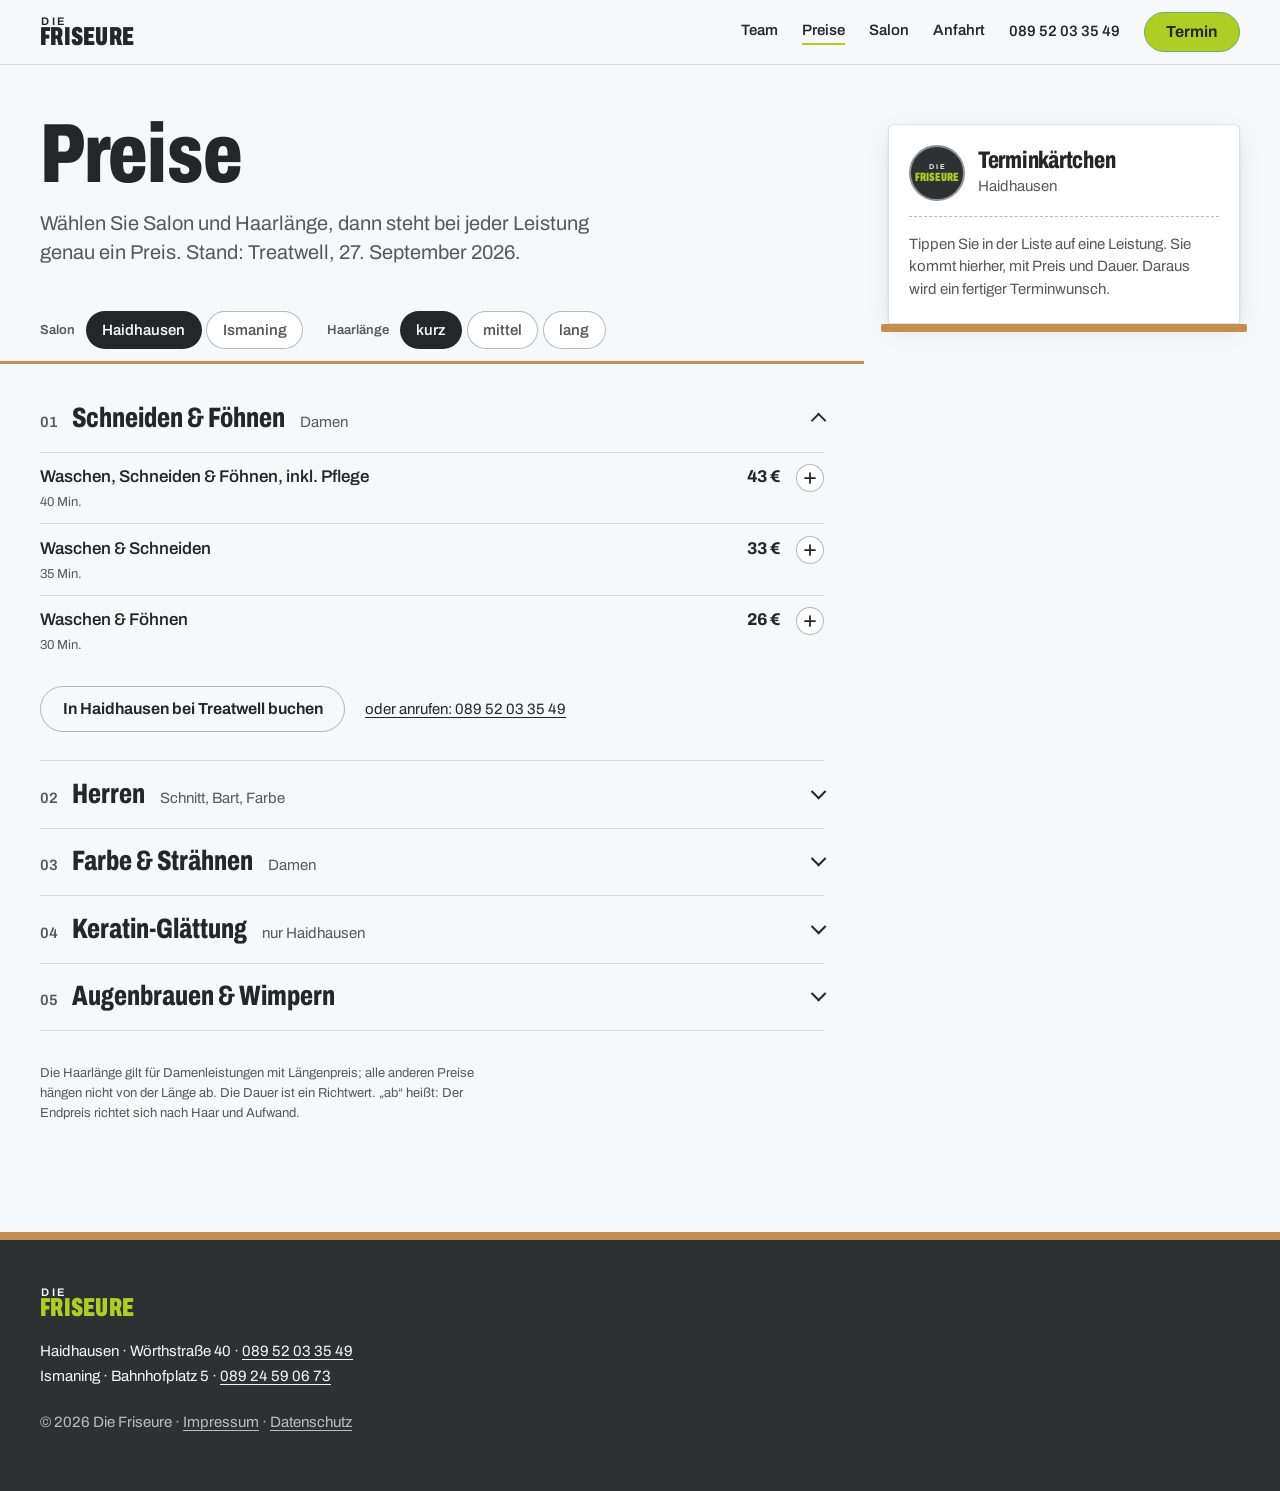
<file: preise.html>
<!doctype html>
<html lang="de">
<head>
<meta charset="utf-8">
<meta name="viewport" content="width=device-width, initial-scale=1">
<title>Preise · Die Friseure Haidhausen und Ismaning</title>
<meta name="description" content="Alle Preise von Die Friseure in Haidhausen und Ismaning: Schneiden, Föhnen, Farbe, Strähnen, Balayage, Keratin, Augenbrauen, Maniküre, nach Salon und Haarlänge.">
<meta name="theme-color" content="#f8f9fa">
<link rel="preload" href="schrift/Archivo.woff2" as="font" type="font/woff2" crossorigin>
<link rel="icon" href="bilder/zeichen.svg" type="image/svg+xml">
<link rel="stylesheet" href="stil.css">
</head>
<body class="preisseite">
<!--
  RICHTUNGSVERTRAG (Preisseite)
  THESE: Fragen statt alles zeigen. Salon und Haarlänge oben wählen, dann steht
  je Leistung genau ein Preis da. Die Gruppen folgen dem Ablauf im Salon.
  EIGENE WELT: dieselbe Wand wie die Startseite; die Wahlleiste klebt wie eine
  Ablage unter der Kopfzeile, mit Eichenkante.
  FORM: eine Zeile pro Leistung, Preis rechts in Tabellenziffern, Dauer klein
  darunter. Am Gruppenende der Buchungsweg des gewählten Salons.
  EIGENE IDEE: das Terminkärtchen — wie das Papierkärtchen an der Kasse, mit der
  Scheibe des Nasenschilds (ohne Arm) als Stempel. Jede Zeile trägt rechts einen Kreis (+ / Haken); was
  angetippt ist, steht nach Ablauf sortiert auf dem Kärtchen, mit Preis für die
  gewählte Länge, Summe, Dauer, Wunschperson und Zeitwunsch. Am breiten Schirm
  steht es rechts auf derselben Eichenablage wie die Preisetiketten und klebt mit;
  am Handy zeigt ein Sockel unten, was gesammelt ist, und öffnet es als Blatt.
  Daraus wird ein fertiger Text — per WhatsApp an den Salon oder zum
  Kopieren. Es ist ausdrücklich noch keine Buchung; kein Server, alles im Browser.
  Eine Lampe: Liegt etwas darauf, leuchtet nur „Per WhatsApp schicken“.
-->
<a class="sprung" href="#inhalt">Zum Inhalt</a>

<header class="leiste">
  <div class="leiste-innen mitte">
    <a class="wortmarke" href="./" aria-label="Die Friseure, zur Startseite">
      <span class="wortmarke-die">Die</span><span class="wortmarke-wort">Friseure</span>
    </a>
    <nav class="leiste-nav" aria-label="Hauptnavigation">
      <a href="./#team">Team</a>
      <a href="preise.html" aria-current="page">Preise</a>
      <a href="./#salon">Salon</a>
      <a href="./#anfahrt">Anfahrt</a>
    </nav>
    <a class="leiste-tel" data-nur="h" href="tel:+498952033549">089 52 03 35 49</a>
    <a class="leiste-tel" data-nur="i" href="tel:+498924590673">089 24 59 06 73</a>
    <a class="knopf knopf-lampe leiste-knopf" data-nur="h" href="https://www.treatwell.de/ort/die-friseure-aus-haidhausen/" rel="noopener">Termin</a>
    <a class="knopf knopf-lampe leiste-knopf" data-nur="i" href="https://www.treatwell.de/ort/die-friseure-aus-ismaning/" rel="noopener">Termin</a>
  </div>
</header>

<main id="inhalt" class="preise mitte">
  <h1>Preise</h1>
  <p class="preise-satz">Wählen Sie Salon und Haarlänge, dann steht bei jeder Leistung genau ein Preis. Stand: Treatwell, 27. September 2026.</p>

  <form class="ablage" aria-label="Auswahl für die Preisliste" onsubmit="return false">
    <fieldset class="schalter">
      <legend>Salon</legend>
      <input class="wahl-knopf" type="radio" name="salon" id="salon-h" value="haidhausen" checked>
      <label for="salon-h">Haidhausen</label>
      <input class="wahl-knopf" type="radio" name="salon" id="salon-i" value="ismaning">
      <label for="salon-i">Ismaning</label>
    </fieldset>
    <fieldset class="schalter">
      <legend>Haarlänge</legend>
      <input class="wahl-knopf" type="radio" name="laenge" id="l-k" value="k" checked>
      <label for="l-k">kurz</label>
      <input class="wahl-knopf" type="radio" name="laenge" id="l-m" value="m">
      <label for="l-m">mittel</label>
      <input class="wahl-knopf" type="radio" name="laenge" id="l-l" value="l">
      <label for="l-l">lang</label>
    </fieldset>
  </form>

  <div class="gruppen">
<!-- preise:start -->
<details class="gruppe" name="gruppe" id="schnitt" data-salons="h i" open>
  <summary><span class="gruppe-titel">Schneiden &amp; Föhnen</span><span class="gruppe-zusatz">Damen</span></summary>
  <ul class="posten-liste">
    <li class="posten" data-salon="i" data-laenge><span class="posten-name">Waschen, Schneiden &amp; Föhnen<span class="posten-dauer"><span data-l="k">45 Min.</span><span data-l="m">50 Min.</span><span data-l="l">60 Min.</span></span></span><span class="posten-preis"><span class="betrag" data-l="k">43&nbsp;€</span><span class="betrag" data-l="m">53&nbsp;€</span><span class="betrag" data-l="l">62&nbsp;€</span></span></li>
    <li class="posten" data-salon="h" data-laenge><span class="posten-name">Waschen, Schneiden &amp; Föhnen, inkl. Pflege<span class="posten-dauer"><span data-l="k">40 Min.</span><span data-l="m">50 Min.</span><span data-l="l">50 Min.</span></span></span><span class="posten-preis"><span class="betrag" data-l="k">43&nbsp;€</span><span class="betrag" data-l="m">53&nbsp;€</span><span class="betrag" data-l="l">62&nbsp;€</span></span></li>
    <li class="posten" data-salon="h" data-laenge><span class="posten-name">Waschen &amp; Schneiden<span class="posten-dauer"><span data-l="k">35 Min.</span><span data-l="m">45 Min.</span><span data-l="l">45 Min.</span></span></span><span class="posten-preis"><span class="betrag" data-l="k">33&nbsp;€</span><span class="betrag" data-l="m">38&nbsp;€</span><span class="betrag" data-l="l">42&nbsp;€</span></span></li>
    <li class="posten" data-salon="i" data-laenge><span class="posten-name">Waschen &amp; Schneiden<span class="posten-dauer"><span data-l="k">30 Min.</span><span data-l="m">30 Min.</span><span data-l="l">40 Min.</span></span></span><span class="posten-preis"><span class="betrag" data-l="k">33&nbsp;€</span><span class="betrag" data-l="m">38&nbsp;€</span><span class="betrag" data-l="l">42&nbsp;€</span></span></li>
    <li class="posten" data-salon="h" data-laenge><span class="posten-name">Waschen &amp; Föhnen<span class="posten-dauer"><span data-l="k">30 Min.</span><span data-l="m">30 Min.</span><span data-l="l">30 Min.</span></span></span><span class="posten-preis"><span class="betrag" data-l="k">26&nbsp;€</span><span class="betrag" data-l="m">31&nbsp;€</span><span class="betrag" data-l="l">36&nbsp;€</span></span></li>
    <li class="posten" data-salon="i" data-laenge><span class="posten-name">Waschen &amp; Föhnen<span class="posten-dauer"><span data-l="k">30 Min.</span><span data-l="m">30 Min.</span><span data-l="l">45 Min.</span></span></span><span class="posten-preis"><span class="betrag" data-l="k">26&nbsp;€</span><span class="betrag" data-l="m">31&nbsp;€</span><span class="betrag" data-l="l">36&nbsp;€</span></span></li>
  </ul>
  <p class="gruppe-weg" data-nur="h"><a class="knopf knopf-linie" href="https://www.treatwell.de/ort/die-friseure-aus-haidhausen/" rel="noopener">In Haidhausen bei Treatwell buchen</a><a class="gruppe-tel" href="tel:+498952033549">oder anrufen: 089 52 03 35 49</a></p>
  <p class="gruppe-weg" data-nur="i"><a class="knopf knopf-linie" href="https://www.treatwell.de/ort/die-friseure-aus-ismaning/" rel="noopener">In Ismaning bei Treatwell buchen</a><a class="gruppe-tel" href="tel:+498924590673">oder anrufen: 089 24 59 06 73</a></p>
</details>
<details class="gruppe" name="gruppe" id="herren" data-salons="h i">
  <summary><span class="gruppe-titel">Herren</span><span class="gruppe-zusatz">Schnitt, Bart, Farbe</span></summary>
  <ul class="posten-liste">
    <li class="posten" data-salon="h"><span class="posten-name">Haarschnitt<span class="posten-dauer"><span data-l="k m l">25 Min.</span></span></span><span class="posten-preis"><span class="betrag" data-l="k m l">22&nbsp;€</span></span></li>
    <li class="posten" data-salon="i"><span class="posten-name">Haarschnitt<span class="posten-dauer"><span data-l="k m l">30 Min.</span></span></span><span class="posten-preis"><span class="betrag" data-l="k m l">22&nbsp;€</span></span></li>
    <li class="posten" data-salon="h i"><span class="posten-name">Waschen, Schneiden &amp; Föhnen<span class="posten-dauer"><span data-l="k m l">30 Min.</span></span></span><span class="posten-preis"><span class="betrag" data-l="k m l">25&nbsp;€</span></span></li>
    <li class="posten" data-salon="h"><span class="posten-name">Waschen, Schneiden &amp; Föhnen, lange Haare<span class="posten-dauer"><span data-l="k m l">40 Min.</span></span></span><span class="posten-preis"><span class="betrag" data-l="k m l">32&nbsp;€</span></span></li>
    <li class="posten" data-salon="i"><span class="posten-name">Waschen, Schneiden &amp; Föhnen, lange Haare<span class="posten-dauer"><span data-l="k m l">30 Min.</span></span></span><span class="posten-preis"><span class="betrag" data-l="k m l">32&nbsp;€</span></span></li>
    <li class="posten" data-salon="h"><span class="posten-name">Waschen, Schneiden &amp; Rasur<span class="posten-dauer"><span data-l="k m l">45 Min.</span></span></span><span class="posten-preis"><span class="betrag" data-l="k m l">36&nbsp;€</span></span></li>
    <li class="posten" data-salon="i"><span class="posten-name">Bart schneiden<span class="posten-dauer"><span data-l="k m l">20 Min.</span></span></span><span class="posten-preis"><span class="betrag" data-l="k m l">15&nbsp;€</span></span></li>
    <li class="posten" data-salon="h"><span class="posten-name">Rasur<span class="posten-dauer"><span data-l="k m l">20 Min.</span></span></span><span class="posten-preis"><span class="betrag" data-l="k m l">15&nbsp;€</span></span></li>
    <li class="posten" data-salon="i"><span class="posten-name">Färben<span class="posten-dauer"><span data-l="k m l">60 Min.</span></span></span><span class="posten-preis"><span class="betrag" data-l="k m l">42&nbsp;€</span></span></li>
    <li class="posten" data-salon="h"><span class="posten-name">Farbe, Schnitt &amp; Föhnen<span class="posten-dauer"><span data-l="k m l">90 Min.</span></span></span><span class="posten-preis"><span class="betrag" data-l="k m l">55&nbsp;€</span></span></li>
    <li class="posten" data-salon="i"><span class="posten-name">Strähnen<span class="posten-dauer"><span data-l="k m l">70 Min.</span></span></span><span class="posten-preis"><span class="betrag" data-l="k m l">60&nbsp;€</span></span></li>
    <li class="posten" data-salon="h"><span class="posten-name">Strähnen, Schnitt &amp; Föhnen<span class="posten-dauer"><span data-l="k m l">120 Min.</span></span></span><span class="posten-preis"><span class="betrag" data-l="k m l">65&nbsp;€</span></span></li>
  </ul>
  <p class="gruppe-weg" data-nur="h"><a class="knopf knopf-linie" href="https://www.treatwell.de/ort/die-friseure-aus-haidhausen/" rel="noopener">In Haidhausen bei Treatwell buchen</a><a class="gruppe-tel" href="tel:+498952033549">oder anrufen: 089 52 03 35 49</a></p>
  <p class="gruppe-weg" data-nur="i"><a class="knopf knopf-linie" href="https://www.treatwell.de/ort/die-friseure-aus-ismaning/" rel="noopener">In Ismaning bei Treatwell buchen</a><a class="gruppe-tel" href="tel:+498924590673">oder anrufen: 089 24 59 06 73</a></p>
</details>
<details class="gruppe" name="gruppe" id="farbe" data-salons="h i">
  <summary><span class="gruppe-titel">Farbe &amp; Strähnen</span><span class="gruppe-zusatz">Damen</span></summary>
  <ul class="posten-liste">
    <li class="posten" data-salon="h" data-laenge><span class="posten-name">Ansatzfarbe &amp; Föhnen<span class="posten-dauer"><span data-l="k">90 Min.</span><span data-l="m">90 Min.</span><span data-l="l">90 Min.</span></span></span><span class="posten-preis"><span class="betrag" data-l="k">55&nbsp;€</span><span class="betrag" data-l="m">60&nbsp;€</span><span class="betrag" data-l="l">65&nbsp;€</span></span></li>
    <li class="posten" data-salon="h" data-laenge><span class="posten-name">Farbe komplett<span class="posten-dauer"><span data-l="k">40 Min.</span><span data-l="m">40 Min.</span><span data-l="l">40 Min.</span></span></span><span class="posten-preis"><span class="betrag" data-l="k">42&nbsp;€</span><span class="betrag" data-l="m">52&nbsp;€</span><span class="betrag" data-l="l">62&nbsp;€</span></span></li>
    <li class="posten" data-salon="i" data-laenge><span class="posten-name">Farbe komplett<span class="posten-dauer"><span data-l="k">60 Min.</span><span data-l="m">60 Min.</span><span data-l="l">60 Min.</span></span></span><span class="posten-preis"><span class="betrag" data-l="k">42&nbsp;€</span><span class="betrag" data-l="m">52&nbsp;€</span><span class="betrag" data-l="l">62&nbsp;€</span></span></li>
    <li class="posten" data-salon="h" data-laenge><span class="posten-name">Farbe komplett, Schnitt &amp; Föhnen<span class="posten-dauer"><span data-l="k">90 Min.</span><span data-l="m">90 Min.</span><span data-l="l">90 Min.</span></span></span><span class="posten-preis"><span class="betrag" data-l="k">84&nbsp;€</span><span class="betrag" data-l="m">104&nbsp;€</span><span class="betrag" data-l="l">124&nbsp;€</span></span></li>
    <li class="posten" data-salon="i" data-laenge><span class="posten-name">Farbe komplett, Schnitt &amp; Föhnen<span class="posten-dauer"><span data-l="k">90 Min.</span><span data-l="m">105 Min.</span><span data-l="l">105 Min.</span></span></span><span class="posten-preis"><span class="betrag" data-l="k">84&nbsp;€</span><span class="betrag" data-l="m">104&nbsp;€</span><span class="betrag" data-l="l">124&nbsp;€</span></span></li>
    <li class="posten" data-salon="h"><span class="posten-name">Strähnen, halber Kopf<span class="posten-dauer"><span data-l="k m l">90 Min.</span></span></span><span class="posten-preis"><span class="betrag" data-l="k m l">75&nbsp;€</span></span></li>
    <li class="posten" data-salon="i"><span class="posten-name">Strähnen, halber Kopf<span class="posten-dauer"><span data-l="k m l">90 Min.</span></span></span><span class="posten-preis"><span class="betrag" data-l="k m l">77&nbsp;€</span></span></li>
    <li class="posten" data-salon="h" data-laenge><span class="posten-name">Strähnen halber Kopf, Schnitt &amp; Föhnen<span class="posten-dauer"><span data-l="k">120 Min.</span><span data-l="m l">150 Min.</span></span></span><span class="posten-preis"><span class="betrag" data-l="k">117&nbsp;€</span><span class="betrag" data-l="m l">127&nbsp;€</span></span></li>
    <li class="posten" data-salon="h" data-laenge><span class="posten-name">Foliensträhnen halber Kopf, Schnitt &amp; Föhnen<span class="posten-dauer"><span data-l="k">120 Min.</span><span data-l="m l">120 Min.</span></span></span><span class="posten-preis"><span class="betrag" data-l="k">117&nbsp;€</span><span class="betrag" data-l="m l">127&nbsp;€</span></span></li>
    <li class="posten" data-salon="i" data-laenge><span class="posten-name">Foliensträhnen halber Kopf, Schnitt &amp; Föhnen<span class="posten-dauer"><span data-l="k">100 Min.</span><span data-l="m l">110 Min.</span></span></span><span class="posten-preis"><span class="betrag" data-l="k">117&nbsp;€</span><span class="betrag" data-l="m l">127&nbsp;€</span></span></li>
    <li class="posten" data-salon="h i"><span class="posten-name">Strähnen, ganzer Kopf<span class="posten-dauer"><span data-l="k m l">120 Min.</span></span></span><span class="posten-preis"><span class="betrag" data-l="k m l">105&nbsp;€</span></span></li>
    <li class="posten" data-salon="h" data-laenge><span class="posten-name">Strähnen ganzer Kopf, Schnitt &amp; Föhnen<span class="posten-dauer"><span data-l="k">120 Min.</span><span data-l="m l">150 Min.</span></span></span><span class="posten-preis"><span class="betrag" data-l="k">147&nbsp;€</span><span class="betrag" data-l="m l">157&nbsp;€</span></span></li>
    <li class="posten" data-salon="i" data-laenge><span class="posten-name">Strähnen ganzer Kopf, Schnitt &amp; Föhnen<span class="posten-dauer"><span data-l="k">120 Min.</span><span data-l="m l">165 Min.</span></span></span><span class="posten-preis"><span class="betrag" data-l="k">147&nbsp;€</span><span class="betrag" data-l="m l">157&nbsp;€</span></span></li>
    <li class="posten" data-salon="h i"><span class="posten-name">Balayage<span class="posten-dauer"><span data-l="k m l">120 Min.</span></span></span><span class="posten-preis"><span class="betrag" data-l="k m l"><span class="ab">ab</span> 150&nbsp;€</span></span></li>
    <li class="posten" data-salon="h i"><span class="posten-name">Balayage, Schnitt &amp; Föhnen<span class="posten-dauer"><span data-l="k m l">180 Min.</span></span></span><span class="posten-preis"><span class="betrag" data-l="k m l">202&nbsp;€</span></span></li>
  </ul>
  <p class="gruppe-weg" data-nur="h"><a class="knopf knopf-linie" href="https://www.treatwell.de/ort/die-friseure-aus-haidhausen/" rel="noopener">In Haidhausen bei Treatwell buchen</a><a class="gruppe-tel" href="tel:+498952033549">oder anrufen: 089 52 03 35 49</a></p>
  <p class="gruppe-weg" data-nur="i"><a class="knopf knopf-linie" href="https://www.treatwell.de/ort/die-friseure-aus-ismaning/" rel="noopener">In Ismaning bei Treatwell buchen</a><a class="gruppe-tel" href="tel:+498924590673">oder anrufen: 089 24 59 06 73</a></p>
</details>
<details class="gruppe" name="gruppe" id="glaetten" data-salons="h">
  <summary><span class="gruppe-titel">Keratin-Glättung</span><span class="gruppe-zusatz">nur Haidhausen</span></summary>
  <ul class="posten-liste">
    <li class="posten" data-salon="h"><span class="posten-name">Brasilianische Keratin-Behandlung<span class="posten-dauer"><span data-l="k m l">240 Min.</span></span></span><span class="posten-preis"><span class="betrag" data-l="k m l"><span class="ab">ab</span> 230&nbsp;€</span></span></li>
  </ul>
  <p class="gruppe-weg" data-nur="h"><a class="knopf knopf-linie" href="https://www.treatwell.de/ort/die-friseure-aus-haidhausen/" rel="noopener">In Haidhausen bei Treatwell buchen</a><a class="gruppe-tel" href="tel:+498952033549">oder anrufen: 089 52 03 35 49</a></p>
</details>
<details class="gruppe" name="gruppe" id="augen" data-salons="h i">
  <summary><span class="gruppe-titel">Augenbrauen &amp; Wimpern</span></summary>
  <ul class="posten-liste">
    <li class="posten" data-salon="i"><span class="posten-name">Augenbrauen zupfen<span class="posten-dauer"><span data-l="k m l">10 Min.</span></span></span><span class="posten-preis"><span class="betrag" data-l="k m l">12&nbsp;€</span></span></li>
    <li class="posten" data-salon="i"><span class="posten-name">Augenbrauen färben<span class="posten-dauer"><span data-l="k m l">15 Min.</span></span></span><span class="posten-preis"><span class="betrag" data-l="k m l">8&nbsp;€</span></span></li>
    <li class="posten" data-salon="i"><span class="posten-name">Wimpern färben<span class="posten-dauer"><span data-l="k m l">10 Min.</span></span></span><span class="posten-preis"><span class="betrag" data-l="k m l">12&nbsp;€</span></span></li>
    <li class="posten" data-salon="h"><span class="posten-name">Augenbrauen färben &amp; zupfen, Wimpern färben<span class="posten-dauer"><span data-l="k m l">20 Min.</span></span></span><span class="posten-preis"><span class="betrag" data-l="k m l">25&nbsp;€</span></span></li>
    <li class="posten" data-salon="i"><span class="posten-name">Gesicht komplett, mit Fadentechnik<span class="posten-dauer"><span data-l="k m l">15 Min.</span></span></span><span class="posten-preis"><span class="betrag" data-l="k m l">22&nbsp;€</span></span></li>
  </ul>
  <p class="gruppe-weg" data-nur="h"><a class="knopf knopf-linie" href="https://www.treatwell.de/ort/die-friseure-aus-haidhausen/" rel="noopener">In Haidhausen bei Treatwell buchen</a><a class="gruppe-tel" href="tel:+498952033549">oder anrufen: 089 52 03 35 49</a></p>
  <p class="gruppe-weg" data-nur="i"><a class="knopf knopf-linie" href="https://www.treatwell.de/ort/die-friseure-aus-ismaning/" rel="noopener">In Ismaning bei Treatwell buchen</a><a class="gruppe-tel" href="tel:+498924590673">oder anrufen: 089 24 59 06 73</a></p>
</details>
<details class="gruppe" name="gruppe" id="haende" data-salons="i">
  <summary><span class="gruppe-titel">Hände &amp; Füße</span><span class="gruppe-zusatz">nur Ismaning, bei Yasmin</span></summary>
  <ul class="posten-liste">
    <li class="posten" data-salon="i"><span class="posten-name">Maniküre<span class="posten-dauer"><span data-l="k m l">30 Min.</span></span></span><span class="posten-preis"><span class="betrag" data-l="k m l">25&nbsp;€</span></span></li>
    <li class="posten" data-salon="i"><span class="posten-name">Maniküre mit Lack<span class="posten-dauer"><span data-l="k m l">60 Min.</span></span></span><span class="posten-preis"><span class="betrag" data-l="k m l">30&nbsp;€</span></span></li>
    <li class="posten" data-salon="i"><span class="posten-name">Maniküre mit Shellac<span class="posten-dauer"><span data-l="k m l">60 Min.</span></span></span><span class="posten-preis"><span class="betrag" data-l="k m l">45&nbsp;€</span></span></li>
    <li class="posten" data-salon="i"><span class="posten-name">Maniküre mit Shellac French<span class="posten-dauer"><span data-l="k m l">80 Min.</span></span></span><span class="posten-preis"><span class="betrag" data-l="k m l">50&nbsp;€</span></span></li>
    <li class="posten" data-salon="i"><span class="posten-name">Pediküre<span class="posten-dauer"><span data-l="k m l">60 Min.</span></span></span><span class="posten-preis"><span class="betrag" data-l="k m l">40&nbsp;€</span></span></li>
    <li class="posten" data-salon="i"><span class="posten-name">Pediküre mit Lack<span class="posten-dauer"><span data-l="k m l">60 Min.</span></span></span><span class="posten-preis"><span class="betrag" data-l="k m l">45&nbsp;€</span></span></li>
    <li class="posten" data-salon="i"><span class="posten-name">Pediküre mit Shellac<span class="posten-dauer"><span data-l="k m l">60 Min.</span></span></span><span class="posten-preis"><span class="betrag" data-l="k m l">50&nbsp;€</span></span></li>
    <li class="posten" data-salon="i"><span class="posten-name">Pediküre mit Shellac French<span class="posten-dauer"><span data-l="k m l">90 Min.</span></span></span><span class="posten-preis"><span class="betrag" data-l="k m l">55&nbsp;€</span></span></li>
    <li class="posten" data-salon="i"><span class="posten-name">Maniküre &amp; Pediküre<span class="posten-dauer"><span data-l="k m l">90 Min.</span></span></span><span class="posten-preis"><span class="betrag" data-l="k m l">60&nbsp;€</span></span></li>
    <li class="posten" data-salon="i"><span class="posten-name">Maniküre &amp; Pediküre mit Lack<span class="posten-dauer"><span data-l="k m l">120 Min.</span></span></span><span class="posten-preis"><span class="betrag" data-l="k m l">75&nbsp;€</span></span></li>
    <li class="posten" data-salon="i"><span class="posten-name">Maniküre &amp; Pediküre mit Shellac<span class="posten-dauer"><span data-l="k m l">135 Min.</span></span></span><span class="posten-preis"><span class="betrag" data-l="k m l">95&nbsp;€</span></span></li>
    <li class="posten" data-salon="i"><span class="posten-name">Shellac entfernen<span class="posten-dauer"><span data-l="k m l">20 Min.</span></span></span><span class="posten-preis"><span class="betrag" data-l="k m l">10&nbsp;€</span></span></li>
  </ul>
  <p class="gruppe-weg" data-nur="i"><a class="knopf knopf-linie" href="https://www.treatwell.de/ort/die-friseure-aus-ismaning/" rel="noopener">In Ismaning bei Treatwell buchen</a><a class="gruppe-tel" href="tel:+498924590673">oder anrufen: 089 24 59 06 73</a></p>
</details>
<!-- preise:ende -->
  </div>

  <p class="preise-klein">Die Haarlänge gilt für Damenleistungen mit Längenpreis; alle anderen Preise hängen nicht von der Länge ab. Die Dauer ist ein Richtwert. „ab“ heißt: Der Endpreis richtet sich nach Haar und Aufwand.</p>
  <aside class="kaertchen-platz" aria-labelledby="kaertchen-titel" hidden>
    <div class="kaertchen" id="kaertchen">
      <div class="kaertchen-kopf">
        <span class="kaertchen-marke" aria-hidden="true"><span class="kaertchen-marke-die">Die</span><span class="kaertchen-marke-wort">Friseure</span></span>
        <div>
          <h2 id="kaertchen-titel">Terminkärtchen</h2>
          <p class="kaertchen-ort"><span data-nur="h">Haidhausen</span><span data-nur="i">Ismaning</span><span class="kaertchen-laenge"></span></p>
        </div>
      </div>
      <p class="kaertchen-leer">Tippen Sie in der Liste auf eine Leistung. Sie kommt hierher, mit Preis und Dauer. Daraus wird ein fertiger Terminwunsch.</p>
      <ol class="kaertchen-liste" role="list"></ol>
      <div class="kaertchen-voll">
        <dl class="kaertchen-summe">
          <div><dt>Zusammen</dt><dd class="summe-preis"></dd></div>
          <div><dt>Dauer, etwa</dt><dd class="summe-dauer"></dd></div>
        </dl>
        <div class="kaertchen-felder">
          <label class="feld"><span class="feld-name">Am liebsten bei</span><select class="feld-bei" name="bei"></select></label>
          <label class="feld"><span class="feld-name">Wann passt es?</span><input class="feld-wann" name="wann" type="text" autocomplete="off" maxlength="80" placeholder="z. B. Samstag vormittags"></label>
        </div>
        <div class="kaertchen-wege">
          <a class="knopf knopf-lampe kaertchen-senden" href="https://wa.me/4917682304558" rel="noopener">Per WhatsApp schicken</a>
          <button class="knopf knopf-linie kaertchen-kopie" type="button">Text kopieren</button>
        </div>
        <p class="kaertchen-meldung" role="status" aria-live="polite"></p>
        <p class="kaertchen-klein">Das Kärtchen ist noch keine Buchung. Schicken Sie es per WhatsApp, lesen Sie es am Telefon vor (<a data-nur="h" href="tel:+498952033549">089 52 03 35 49</a><a data-nur="i" href="tel:+498924590673">089 24 59 06 73</a>) oder buchen Sie direkt bei <a data-nur="h" href="https://www.treatwell.de/ort/die-friseure-aus-haidhausen/" rel="noopener">Treatwell</a><a data-nur="i" href="https://www.treatwell.de/ort/die-friseure-aus-ismaning/" rel="noopener">Treatwell</a>.</p>
        <button class="kaertchen-leeren" type="button">Kärtchen leeren</button>
      </div>
    </div>
  </aside>

  <div class="kaertchen-leiste" hidden>
    <p class="kaertchen-leiste-text"><span class="kl-zahl"></span><span class="kl-rest"></span></p>
    <button class="knopf kaertchen-oeffnen" type="button" aria-haspopup="dialog">Kärtchen ansehen</button>
  </div>
  <dialog class="blatt" aria-labelledby="kaertchen-titel">
    <button class="blatt-zu" type="button" aria-label="Kärtchen schließen"><svg viewBox="0 0 24 24" width="22" height="22" aria-hidden="true"><path d="M6 6l12 12M18 6L6 18" stroke="currentColor" stroke-width="2" stroke-linecap="round"/></svg></button>
  </dialog>

</main>

<footer class="sockel">
  <div class="mitte sockel-innen">
    <p class="wortmarke wortmarke-hell"><span class="wortmarke-die">Die</span><span class="wortmarke-wort">Friseure</span></p>
    <p>Haidhausen · Wörthstraße 40 · <a href="tel:+498952033549">089 52 03 35 49</a><br>Ismaning · Bahnhofplatz 5 · <a href="tel:+498924590673">089 24 59 06 73</a></p>
    <p class="sockel-recht">© 2026 Die Friseure · <a href="impressum.html">Impressum</a> · <a href="datenschutz.html">Datenschutz</a></p>
  </div>
</footer>

<script src="seite.js" defer></script>
</body>
</html>
</file>
<file: stil.css>
/* Die Friseure — Haidhausen und Ismaning
   Welt: der Raum in der Wörthstraße. Weiße Wand, anthrazitfarbener Sockel,
   helle Eichenablage dazwischen. Grün aus dem eigenen Logo und vom Schild. */

@font-face {
  font-family: "Archivo";
  src: url("schrift/Archivo.woff2") format("woff2-variations"), url("schrift/Archivo.woff2") format("woff2");
  font-weight: 100 900;
  font-stretch: 62% 125%;
  font-style: normal;
  font-display: swap;
}
@font-face {
  font-family: "Archivo";
  src: url("schrift/Archivo-Italic.woff2") format("woff2-variations"), url("schrift/Archivo-Italic.woff2") format("woff2");
  font-weight: 100 900;
  font-stretch: 62% 125%;
  font-style: italic;
  font-display: swap;
}

:root {
  /* Farben — aus den Fotos und dem Logo gemessen */
  --wand: oklch(97.8% 0.002 250);       /* weiße Wand, wie im Salon: kühl, hell */
  --wand-tief: oklch(94% 0.003 250);    /* Wand im Schatten: Bildgrund */
  --anthrazit: oklch(27% 0.004 265);    /* Sockel, Stühle: Text */
  --sockel: oklch(31% 0.004 250);       /* Fußzeile, Schildscheibe */
  --grau: oklch(46% 0.007 265);         /* Nebentext auf der Wand */
  --grau-hell: oklch(80% 0.006 250);    /* Nebentext auf dem Sockel */
  --metall: oklch(66% 0.007 255);       /* Schildarm, feine Linien */
  --eiche: oklch(68.6% 0.104 67);       /* Ablage: nur Ornament */
  --limette: oklch(80% 0.18 120);       /* Logo und Schild: die Lampe */
  --limette-tief: oklch(72% 0.17 121);  /* gedrückt */
  --papier: oklch(100% 0 0);            /* Etikett, Karte */

  /* Zeichen: Pfeil als Maske, Strich wie die Kreise der Preisliste */
  --zeichen-pfeil: url("data:image/svg+xml,%3Csvg xmlns='http://www.w3.org/2000/svg' viewBox='0 0 16 16'%3E%3Cpath d='M2.5 8h10.5M9 4l4 4-4 4' fill='none' stroke='black' stroke-width='1.75' stroke-linecap='round' stroke-linejoin='round'/%3E%3C/svg%3E");

  /* Linien und Schatten */
  --linie: color-mix(in oklch, var(--anthrazit) 14%, transparent);
  --linie-stark: color-mix(in oklch, var(--anthrazit) 32%, transparent);
  --schatten: 0 1px 2px color-mix(in oklch, var(--anthrazit) 12%, transparent), 0 8px 24px -8px color-mix(in oklch, var(--anthrazit) 22%, transparent);

  /* Schrift */
  --schrift: "Archivo", system-ui, sans-serif;
  --t-klein: 0.8125rem;
  --t-text: 1.0625rem;
  --t-gross: 1.25rem;
  --t-h3: 1.375rem;
  --t-h2: clamp(2rem, 1.2rem + 3vw, 3.25rem);
  --t-h1: clamp(3rem, 1.4rem + 5.4vw, 5.25rem);
  --schmal: 72%;     /* Schildschrift */
  --breit: 100%;

  /* Maße */
  --rand: clamp(1rem, 0.5rem + 2.5vw, 2.5rem);
  --breite: 76rem;
  --luft: clamp(4rem, 2rem + 6vw, 7.5rem);
  --ecke: 0.375rem;
  --leiste-h: 4rem;

  /* Bewegung */
  --kurve: cubic-bezier(0.22, 1, 0.36, 1);   /* ease-out */
  --kurve-ab: cubic-bezier(0.55, 0, 1, 0.45); /* Abgang beschleunigt */
  --dauer: 0.45s;
  --dauer-schild: 0.8s;
}

*, *::before, *::after { box-sizing: border-box; }
[hidden] { display: none !important; }

html {
  accent-color: var(--anthrazit);
  caret-color: var(--anthrazit);
  scrollbar-color: var(--metall) var(--wand);
  -webkit-text-size-adjust: 100%;
  text-size-adjust: 100%;
  scroll-padding-top: calc(var(--leiste-h) + 1rem);
}
@media (prefers-reduced-motion: no-preference) {
  html { scroll-behavior: smooth; }
}

body {
  margin: 0;
  background: var(--wand);
  color: var(--anthrazit);
  font-family: var(--schrift);
  font-size: var(--t-text);
  line-height: 1.55;
  font-stretch: var(--breit);
  font-kerning: normal;
  -webkit-font-smoothing: antialiased;
}

::selection { background: var(--limette); color: var(--anthrazit); }

img { display: block; max-width: 100%; height: auto; }

a { color: inherit; text-decoration-thickness: 1px; text-underline-offset: 0.2em; }
a:focus-visible, button:focus-visible, summary:focus-visible, .wahl-knopf:focus-visible + label {
  outline: 2px solid var(--anthrazit);
  outline-offset: 3px;
  border-radius: 2px;
}

h1, h2, h3 {
  font-stretch: var(--schmal);
  font-weight: 780;
  line-height: 1.02;
  letter-spacing: -0.01em;
  word-spacing: 0.06em;
  text-wrap: balance;
  margin: 0;
}
h2 { font-size: var(--t-h2); }
h3 { font-size: var(--t-h3); }
p { margin: 0; }

.mitte {
  width: min(100% - 2 * var(--rand), var(--breite));
  margin-inline: auto;
}

.nur-vorlesen {
  position: absolute; width: 1px; height: 1px; overflow: hidden;
  clip: rect(0 0 0 0); clip-path: inset(50%); white-space: nowrap;
}

.sprung {
  position: absolute; left: var(--rand); top: -4rem; z-index: 30;
  background: var(--anthrazit); color: var(--wand); padding: 0.6rem 1rem;
  border-radius: var(--ecke);
}
.sprung:focus { top: 0.75rem; }

/* ------------------------------------------------------------
   Salonwahl: ohne Skript über Radioknöpfe und :has()
   ------------------------------------------------------------ */
body:has(#salon-h:checked) [data-nur="i"],
body:has(#salon-i:checked) [data-nur="h"] { display: none !important; }

.wahl-knopf {
  position: absolute; opacity: 0; width: 1px; height: 1px; margin: 0;
  pointer-events: none;
}

.schalter {
  display: inline-flex;
  border: 1px solid var(--linie-stark);
  border-radius: 999px;
  padding: 0.1875rem;
  margin: 0;
  min-width: 0;
  background: var(--papier);
}
.schalter legend { padding: 0; }
.schalter label {
  cursor: pointer;
  padding: 0.4rem 0.95rem;
  border-radius: 999px;
  font-size: 0.9375rem;
  font-weight: 560;
  color: var(--grau);
  transition: background-color var(--dauer) var(--kurve), color var(--dauer) var(--kurve);
}
.schalter .wahl-knopf:checked + label {
  background: var(--anthrazit);
  color: var(--wand);
}
@media (hover: hover) and (pointer: fine) {
  .schalter .wahl-knopf:not(:checked) + label:hover { color: var(--anthrazit); }
}

/* ------------------------------------------------------------
   Knöpfe: eine Lampe pro Gruppe
   ------------------------------------------------------------ */
.knopf {
  display: inline-flex;
  align-items: center;
  justify-content: center;
  min-height: 2.875rem;
  padding: 0.6rem 1.35rem;
  border-radius: 999px;
  font-weight: 650;
  font-size: 1rem;
  text-decoration: none;
  white-space: nowrap;
  transition: background-color var(--dauer) var(--kurve), border-color var(--dauer) var(--kurve), transform 0.3s var(--kurve);
}
.knopf-lampe {
  background: var(--limette);
  color: var(--anthrazit);
  border: 1px solid color-mix(in oklch, var(--anthrazit) 18%, var(--limette));
}
.knopf-linie {
  border: 1px solid var(--linie-stark);
  color: var(--anthrazit);
}

@media (hover: hover) and (pointer: fine) {
  .knopf-lampe:hover { background: var(--limette-tief); }
  .knopf-linie:hover { border-color: var(--anthrazit); }
}

.pfeil {
  font-weight: 620;
  text-decoration: none;
  border-bottom: 2px solid var(--limette);
  padding-bottom: 0.1rem;
}
.pfeil::after {
  content: "";
  display: inline-block;
  width: 0.95em;
  height: 0.95em;
  margin-left: 0.3em;
  vertical-align: -0.12em;
  background: currentColor;
  -webkit-mask: var(--zeichen-pfeil) center / contain no-repeat;
  mask: var(--zeichen-pfeil) center / contain no-repeat;
  transition: transform 0.35s var(--kurve);
}
@media (hover: hover) and (pointer: fine) {
  .pfeil:hover::after { transform: translateX(0.15em); }
}
@media (hover: hover) and (pointer: fine) {
  .pfeil:hover { border-bottom-color: var(--anthrazit); }
}

/* ------------------------------------------------------------
   Wortmarke: gesetzt wie der Schriftzug am Schild
   ------------------------------------------------------------ */
.wortmarke {
  display: inline-flex;
  flex-direction: column;
  line-height: 0.82;
  text-decoration: none;
  margin: 0;
}
.wortmarke-die {
  font-size: 0.6875rem;
  font-weight: 650;
  letter-spacing: 0.24em;
  text-transform: uppercase;
  padding-left: 0.08em;
}
.wortmarke-wort {
  font-size: 1.625rem;
  font-weight: 860;
  font-stretch: 62%;
  text-transform: uppercase;
  letter-spacing: 0.01em;
}
.wortmarke-hell .wortmarke-wort { color: var(--limette); }

/* ------------------------------------------------------------
   Leiste: weicht beim Runterscrollen aus
   ------------------------------------------------------------ */
.leiste {
  position: sticky;
  top: 0;
  z-index: 20;
  background: var(--wand);
  border-bottom: 1px solid var(--linie);
  transition: transform 0.4s var(--kurve);
}
.leiste.weg { transform: translateY(-100%); transition-timing-function: var(--kurve-ab); }
.leiste-innen {
  display: flex;
  align-items: center;
  gap: 1.5rem;
  min-height: var(--leiste-h);
}
.leiste-nav { display: flex; gap: 1.5rem; margin-left: auto; }
.leiste-nav a { text-decoration: none; font-weight: 560; font-size: 0.9375rem; }
.leiste-nav a[aria-current="page"] { border-bottom: 2px solid var(--limette); }
@media (hover: hover) and (pointer: fine) {
  .leiste-nav a:hover { text-decoration: underline; }
}
.leiste-tel {
  font-variant-numeric: tabular-nums;
  font-weight: 560;
  font-size: 0.9375rem;
  text-decoration: none;
  white-space: nowrap;
}
.leiste-knopf { min-height: 2.5rem; padding-block: 0.4rem; }
/* Eine Lampe: Solange der Auftakt mit seinem Terminknopf zu sehen ist,
   bleibt der Knopf in der Leiste eine Linie. */
.startseite:not(.auftakt-weg) .leiste-knopf {
  background: transparent;
  border-color: var(--linie-stark);
}

@media (max-width: 52rem) {
  .leiste-nav { display: none; }
  .leiste-tel { margin-left: auto; }
  .leiste-innen { gap: 1rem; min-height: 3.5rem; }
  :root { --leiste-h: 3.5rem; }
}

/* ------------------------------------------------------------
   Auftakt: das Team zuerst
   ------------------------------------------------------------ */
.auftakt {
  display: grid;
  grid-template-columns: minmax(0, 1fr);
  gap: 1.5rem 3.5rem;
  padding-block: clamp(1.25rem, 3vw, 3.5rem) var(--luft);
}
.auftakt-bild { margin: 0; }
.auftakt-bild img {
  width: 100%;
  border-radius: var(--ecke);
}
.auftakt-bild figcaption {
  margin-top: 0.6rem;
  font-size: var(--t-klein);
  color: var(--grau);
}
.auftakt h1 {
  font-size: var(--t-h1);
  font-weight: 820;
  line-height: 0.92;
  letter-spacing: -0.015em;
}
.auftakt h1 em {
  font-style: italic;
  font-weight: 820;
}
.auftakt-satz {
  margin-top: 1.1rem;
  font-size: var(--t-gross);
  line-height: 1.45;
  max-width: 30ch;
}

.salon {
  display: flex;
  align-items: flex-start;
  gap: 1.5rem;
  margin-top: 2rem;
  padding-top: 1.75rem;
  border-top: 1px solid var(--linie);
}
.salon-angaben { display: grid; gap: 0.35rem; justify-items: start; min-width: 0; }
.salon-angaben .schalter { margin-bottom: 0.6rem; }
.salon-adresse { font-weight: 600; }
.am-stueck { white-space: nowrap; }
.salon-heute { color: var(--grau); font-size: 0.9375rem; }
.salon-heute[data-offen="ja"]::before,
.salon-heute[data-offen="nein"]::before {
  content: "";
  display: inline-block;
  width: 0.5rem; height: 0.5rem;
  border-radius: 50%;
  margin-right: 0.45rem;
  vertical-align: 0.08em;
  background: var(--metall);
}
.salon-heute[data-offen="ja"]::before { background: var(--limette-tief); }
.salon-tel a {
  font-size: var(--t-gross);
  font-weight: 700;
  font-variant-numeric: tabular-nums;
  text-decoration: none;
}
.knopfreihe { display: flex; flex-wrap: wrap; gap: 0.6rem; margin-top: 0.9rem; }

@media (min-width: 64rem) {
  /* Oben Satz und Team nebeneinander, darunter das Schild als ein Band über
     die ganze Breite: Es hängt an der Linie wie das Schild am Haus. */
  .auftakt {
    grid-template-columns: minmax(0, 1fr) minmax(0, 1.18fr);
    align-items: center;
    row-gap: 2.25rem;
  }
  .auftakt-text { grid-column: 1; grid-row: 1; }
  .auftakt-bild { grid-column: 2; grid-row: 1; max-width: 1000px; }
  .auftakt h1 { font-size: clamp(3rem, 1rem + 4.7vw, 5.25rem); }
  .auftakt-satz { max-width: 34ch; }
  .auftakt .salon {
    grid-column: 1 / -1;
    grid-row: 2;
    margin-top: 0;
    padding-top: 0;
    align-items: stretch;
    gap: 2rem;
  }
  .auftakt .salon-angaben {
    flex: 1;
    grid-template-columns: auto auto 1fr;
    grid-template-areas:
      "schalter tel knopf"
      "adresse  tel knopf"
      "heute    tel knopf";
    align-items: center;
    column-gap: clamp(1.5rem, 4vw, 4rem);
    padding-top: 1.5rem;
  }
  .auftakt .salon-angaben .schalter { grid-area: schalter; }
  .auftakt .salon-adresse { grid-area: adresse; }
  .auftakt .salon-heute { grid-area: heute; }
  .auftakt .salon-tel { grid-area: tel; align-self: center; }
  .auftakt .salon-tel a { font-size: 1.75rem; font-weight: 780; font-stretch: var(--schmal); }
  .auftakt .knopfreihe { grid-area: knopf; justify-self: end; margin-top: 0; }
  /* Der Querbalken des Arms (y = 8 von 40) liegt genau auf der Linie:
     Die Linie wird zur Stange, an der das Schild hängt. */
  .auftakt .schild { margin-top: calc(var(--d) * -0.0667 - 0.5px); }
}

/* ------------------------------------------------------------
   Das Nasenschild: dreht sich zwischen den Salons
   ------------------------------------------------------------ */
/* Arm im Verhältnis 150 : 40, die Glieder hängen bei 52 und 112 —
   daraus die Lage der Scheibe (Mitte bei 0,684 d). */
.schild {
  --d: 7.75rem;
  position: relative;
  flex: none;
  width: calc(var(--d) * 1.25);
  height: calc(var(--d) * 1.3);
  color: var(--metall);
  perspective: 700px;
}
.schild-arm {
  position: absolute;
  left: 0; top: 0;
  width: calc(var(--d) * 1.25);
  height: auto;
}
.schild-scheibe {
  position: absolute;
  left: calc(var(--d) * 0.184);
  top: calc(var(--d) * 0.27);
  width: var(--d);
  height: var(--d);
  transform-style: preserve-3d;
  transition: transform var(--dauer-schild) var(--kurve);
}
body:has(#salon-i:checked) .schild-scheibe { transform: rotateY(180deg); }
.schild-seite {
  position: absolute;
  inset: 0;
  display: grid;
  place-content: center;
  justify-items: center;
  gap: 0.1rem;
  border-radius: 50%;
  background: var(--sockel);
  border: 3px solid var(--metall);
  color: var(--wand);
  cursor: pointer;
  backface-visibility: hidden;
  -webkit-backface-visibility: hidden;
  box-shadow: var(--schatten);
}
.schild-hinten { transform: rotateY(180deg); }
.schild-die {
  font-size: 0.5625rem;
  font-weight: 650;
  letter-spacing: 0.26em;
  text-transform: uppercase;
  line-height: 1;
}
/* Schriftgrößen aus dem Scheibendurchmesser: die Zeilen bleiben
   innerhalb der Kreisfläche, auch wenn die Scheibe am Handy schrumpft. */
.schild-wort {
  font-size: calc(var(--d) * 0.19);
  font-weight: 860;
  font-stretch: 62%;
  text-transform: uppercase;
  line-height: 0.95;
  color: var(--limette);
}
.schild-ort {
  margin-top: 0.3rem;
  padding-top: 0.3rem;
  border-top: 1px solid color-mix(in oklch, var(--wand) 30%, transparent);
  font-size: max(0.6875rem, calc(var(--d) * 0.097));
  font-weight: 600;
  font-stretch: 86%;
  letter-spacing: 0.02em;
  line-height: 1;
}
@media (hover: hover) and (pointer: fine) {
  .schild-seite:hover { border-color: var(--eiche); }
}

/* ------------------------------------------------------------
   Kapitel
   ------------------------------------------------------------ */
.kapitel { padding-bottom: var(--luft); }
.kapitel h2 { max-width: 18ch; }
.kapitel-satz {
  margin-top: 0.9rem;
  max-width: 52ch;
  font-size: var(--t-gross);
  line-height: 1.45;
  color: var(--grau);
}
.kapitel-klein { margin-top: 1.5rem; font-size: var(--t-klein); color: var(--grau); }
.kapitel-weg { margin-top: 1.75rem; }

/* Team: Gesichter in ihrer Aufnahmegröße, am Handy zum Wischen */
.gesichter {
  list-style: none;
  padding: 0;
  margin-top: 2.25rem;
  display: flex;
  flex-wrap: wrap;
  gap: 1.75rem 1.25rem;
}
.gesicht {
  width: 11.5rem;           /* 369 px Vorlage: auch bei doppelter Dichte nicht gezogen */
  display: grid;
  align-content: start;
  gap: 0.1rem;
}
.gesicht img {
  width: 100%;
  border-radius: var(--ecke);
  margin-bottom: 0.55rem;
  background: var(--wand-tief);
}
/* Noch ohne Porträt: die Scheibe des Nasenschilds mit der Initiale —
   gleiche Fläche wie ein Foto, damit die Reihe ruhig bleibt. */
.gesicht-scheibe {
  display: grid;
  place-items: center;
  aspect-ratio: 369 / 277;
  margin-bottom: 0.55rem;
  border-radius: var(--ecke);
  background: var(--wand-tief);
}
.gesicht-scheibe span {
  display: grid;
  place-items: center;
  width: 42%;
  aspect-ratio: 1;
  border-radius: 50%;
  background: var(--sockel);
  border: 2px solid var(--metall);
  color: var(--limette);
  font-size: 1.75rem;
  font-weight: 860;
  font-stretch: 62%;
  line-height: 1;
}
.gesicht-name { font-weight: 700; font-size: 1.0625rem; }
.gesicht-rolle { font-size: 0.9375rem; color: var(--grau); }

/* Preisetiketten auf der Eichenablage */
.etiketten {
  list-style: none;
  padding: 0 0 0.9rem;
  margin: 2.25rem 0 0;
  display: grid;
  grid-template-columns: repeat(5, minmax(0, 1fr));
  gap: 0.9rem;
  position: relative;
}
.etiketten::after {
  content: "";
  position: absolute;
  left: -0.5rem; right: -0.5rem; bottom: 0;
  height: 0.5rem;
  border-radius: 2px;
  background: var(--eiche);
}
.etikett a {
  display: grid;
  gap: 1.25rem;
  align-content: space-between;
  height: 100%;
  padding: 1rem 1.1rem 1.1rem;
  background: var(--papier);
  border: 1px solid var(--linie);
  border-radius: var(--ecke) var(--ecke) 2px 2px;
  text-decoration: none;
  transition: transform 0.35s var(--kurve);
}
.etikett-name { font-weight: 600; line-height: 1.25; }
.etikett-preis {
  font-size: 1.75rem;
  font-weight: 800;
  font-stretch: var(--schmal);
  font-variant-numeric: tabular-nums;
  line-height: 1;
}
@media (hover: hover) and (pointer: fine) {
  .etikett a:hover { transform: translateY(-3px); }
}

/* Wohnzimmer: vollflächiges Foto, Schleier nur hinter dem Text */
.kapitel-salon { padding-bottom: var(--luft); }
/* Nie breiter als die Aufnahme (1280 px) — gezogen wird nicht. */
.wohnzimmer {
  position: relative;
  isolation: isolate;
  width: min(100%, 1280px);
  margin-inline: auto;
  aspect-ratio: 16 / 10;
  display: grid;
  align-items: end;
  overflow: hidden;
}
@media (min-width: 1281px) { .wohnzimmer { border-radius: var(--ecke); } }
.wohnzimmer-bild {
  position: absolute;
  inset: 0;
  width: 100%;
  height: 100%;
  object-fit: cover;
  z-index: -2;
}
.wohnzimmer::before {
  content: "";
  position: absolute;
  inset: 0;
  z-index: -1;
  /* Schleier nur hinter dem Textblock: ein senkrechtes Band links unten,
     nach oben ausgeblendet. Der Rest der Aufnahme bleibt offen. */
  background: linear-gradient(to right,
    color-mix(in oklch, var(--wand) 94%, transparent) 0,
    color-mix(in oklch, var(--wand) 86%, transparent) 30rem,
    color-mix(in oklch, var(--wand) 0%, transparent) 46rem);
  -webkit-mask-image: linear-gradient(to top, black 0, black 40%, transparent 72%);
  mask-image: linear-gradient(to top, black 0, black 40%, transparent 72%);
}
.wohnzimmer-text {
  width: auto;
  margin: 0;
  /* Linke Kante = Satzkante der Seite (.mitte), auch wenn das Bild bei
     1280 px endet und schmaler ist als der Schirm */
  padding: 0 var(--rand) 2.5rem calc((min(100vw, 1280px) - min(100vw - 2 * var(--rand), var(--breite))) / 2);
}
.wohnzimmer-text p {
  margin-top: 0.9rem;
  max-width: 44ch;
  font-size: var(--t-gross);
  line-height: 1.45;
}

.galerie {
  list-style: none;
  padding: 0;
  margin-top: 1.5rem;
  display: grid;
  grid-template-columns: repeat(3, minmax(0, 1fr));
  gap: 0.75rem;
}
.galerie-kachel {
  display: block;
  width: 100%;
  padding: 0;
  border: 0;
  background: var(--wand-tief);
  border-radius: var(--ecke);
  overflow: hidden;
  cursor: zoom-in;
}
.galerie-kachel img {
  width: 100%;
  aspect-ratio: 16 / 10;
  object-fit: cover;
  transition: transform 0.6s var(--kurve);
}
@media (hover: hover) and (pointer: fine) {
  .galerie-kachel:hover img { transform: scale(1.03); }
}

/* Stimmen */
.wertung { margin-top: 1rem; font-size: var(--t-gross); }
.wertung strong {
  font-size: var(--t-h2);
  font-weight: 820;
  font-stretch: var(--schmal);
  margin-right: 0.2rem;
}
.stimmen {
  list-style: none;
  padding: 0;
  margin-top: 2rem;
  display: grid;
  grid-template-columns: repeat(3, minmax(0, 1fr));
  gap: 2.5rem;
}
.stimmen li { border-top: 2px solid var(--limette); padding-top: 1.1rem; }
.stimmen blockquote { margin: 0; font-size: var(--t-gross); line-height: 1.45; }
.stimme-wer { margin-top: 0.8rem; font-size: 0.9375rem; color: var(--grau); }

/* Anfahrt */
.adressen {
  margin-top: 2.25rem;
  display: grid;
  grid-template-columns: repeat(2, minmax(0, 1fr));
  gap: 1.25rem;
}
.adresse {
  display: flex;
  flex-direction: column;
  gap: 0.9rem;
  padding: 1.5rem;
  background: var(--papier);
  border: 1px solid var(--linie);
  border-radius: var(--ecke);
  transition: border-color var(--dauer) var(--kurve);
}
body:has(#salon-i:checked) .adresse[data-ort="i"] { order: -1; }
body:has(#salon-h:checked) .adresse[data-ort="h"],
body:has(#salon-i:checked) .adresse[data-ort="i"] { border-color: var(--anthrazit); }
.adresse h3 { font-size: 1.75rem; }
.adresse a { font-variant-numeric: tabular-nums; }
.zeiten { margin: 0; display: grid; gap: 0.2rem; }
.zeiten div { display: flex; justify-content: space-between; gap: 1rem; border-bottom: 1px dotted var(--linie-stark); padding-bottom: 0.2rem; }
.zeiten dt { color: var(--grau); }
.zeiten dd { margin: 0; font-variant-numeric: tabular-nums; }
.adresse-weg { font-size: 0.9375rem; color: var(--grau); }
.adresse-links { margin-top: auto; padding-top: 0.35rem; display: flex; flex-wrap: wrap; gap: 0.6rem 1.5rem; }

/* Sockel: anthrazit mit Eichenkante — die untere Wand des Salons */
.sockel {
  background: var(--sockel);
  color: var(--wand);
  border-top: 0.5rem solid var(--eiche);
  padding-block: 3rem 3.5rem;
}
.sockel-innen { display: grid; gap: 1.25rem; font-size: 0.9375rem; line-height: 1.7; }
.sockel a { font-variant-numeric: tabular-nums; }
.sockel-recht { color: var(--grau-hell); }
.sockel :focus-visible { outline-color: var(--limette); }

/* Bildansicht */
.ansicht {
  width: min(100vw - 2rem, 1280px);
  max-height: calc(100vh - 2rem);
  padding: 0;
  border: 0;
  background: transparent;
  overflow: visible;
}
.ansicht::backdrop { background: color-mix(in oklch, var(--anthrazit) 92%, transparent); }
.ansicht[open] { animation: auf 0.4s var(--kurve) backwards; }
.ansicht-bild { width: 100%; max-height: calc(100vh - 7rem); object-fit: contain; border-radius: var(--ecke); }
.ansicht-text { margin-top: 0.75rem; color: var(--wand); font-size: 0.9375rem; text-align: center; }
.ansicht button {
  position: absolute;
  display: grid; place-items: center;
  width: 3rem; height: 3rem;
  border-radius: 50%;
  border: 1px solid color-mix(in oklch, var(--wand) 40%, transparent);
  background: color-mix(in oklch, var(--anthrazit) 70%, transparent);
  color: var(--wand);
  cursor: pointer;
}
.ansicht-zu { top: 0.75rem; right: 0.75rem; }
.ansicht-zurueck { left: 0.75rem; top: calc(50% - 3rem); }
.ansicht-weiter { right: 0.75rem; top: calc(50% - 3rem); }
.ansicht button:focus-visible { outline-color: var(--limette); }
@keyframes auf { from { opacity: 0; transform: scale(0.98); } }

/* ------------------------------------------------------------
   Preisseite
   ------------------------------------------------------------ */
.preise { padding-block: clamp(1.5rem, 4vw, 3.5rem) var(--luft); max-width: 52rem; }
.preise h1 { font-size: var(--t-h1); font-weight: 820; line-height: 0.92; }
.preise-satz { margin-top: 1rem; max-width: 52ch; font-size: var(--t-gross); color: var(--grau); line-height: 1.45; }

.ablage {
  position: sticky;
  top: 0;
  z-index: 10;
  margin: 2rem calc(-1 * var(--rand)) 0;
  padding: 0.75rem var(--rand);
  display: flex;
  flex-wrap: wrap;
  gap: 0.75rem 1.5rem;
  background: var(--wand);
  transition: top 0.4s var(--kurve);
}
/* Die Eichenkante unter der Ablage — als eigene Leiste, nicht als Rahmen */
.ablage::after {
  content: "";
  position: absolute;
  left: 0; right: 0; bottom: -3px;
  height: 3px;
  background: var(--eiche);
}
body:has(.leiste:not(.weg)) .ablage { top: var(--leiste-h); }
.ablage .schalter {
  align-items: center;
  flex-wrap: wrap;
  gap: 0.3rem;
  border: 0;
  padding: 0;
  background: none;
}
.ablage legend {
  float: left;              /* holt die Legende aus dem Rahmen in die Reihe */
  font-size: var(--t-klein);
  font-weight: 600;
  color: var(--grau);
  padding: 0 0.4rem 0 0;
}
.ablage .schalter label { border: 1px solid var(--linie-stark); background: var(--papier); }

/* Filter: Salon und Länge, ohne Skript */
body:has(#salon-h:checked) .posten:not([data-salon~="h"]),
body:has(#salon-i:checked) .posten:not([data-salon~="i"]),
body:has(#salon-h:checked) .gruppe:not([data-salons~="h"]),
body:has(#salon-i:checked) .gruppe:not([data-salons~="i"]) { display: none; }
body:has(#l-k:checked) .posten [data-l]:not([data-l~="k"]),
body:has(#l-m:checked) .posten [data-l]:not([data-l~="m"]),
body:has(#l-l:checked) .posten [data-l]:not([data-l~="l"]) { display: none; }

/* Nummern zählen nur die sichtbaren Gruppen — in Ismaning fehlt Keratin,
   dort folgt auf 03 also 04 und nicht 05. */
.gruppen { margin-top: 1.5rem; counter-reset: gruppe; }
.gruppe { counter-increment: gruppe; }
.gruppe { border-bottom: 1px solid var(--linie); }
.gruppe summary {
  display: flex;
  align-items: baseline;
  gap: 0.9rem;
  padding: 1.1rem 0;
  cursor: pointer;
  list-style: none;
}
.gruppe summary::-webkit-details-marker { display: none; }
.gruppe summary::after {
  content: "";
  margin-left: auto;
  align-self: center;
  width: 0.7rem; height: 0.7rem;
  border-right: 2px solid currentColor;
  border-bottom: 2px solid currentColor;
  transform: translateY(-25%) rotate(45deg);
  transition: transform var(--dauer) var(--kurve);
}
.gruppe[open] summary::after { transform: translateY(15%) rotate(225deg); }
.gruppe summary::before {
  content: counter(gruppe, decimal-leading-zero);
  font-variant-numeric: tabular-nums;
  font-weight: 600;
  color: var(--grau);
  font-size: 0.9375rem;
}
.gruppe-titel { font-size: 1.75rem; font-weight: 780; font-stretch: var(--schmal); line-height: 1.1; }
.gruppe-zusatz { color: var(--grau); font-size: 0.9375rem; }

.posten-liste { list-style: none; padding: 0; margin: 0 0 1.25rem; }
.posten {
  display: flex;
  align-items: baseline;
  gap: 1rem;
  padding: 0.7rem 0;
  border-top: 1px solid var(--linie);
}
.posten-name { display: grid; gap: 0.1rem; font-weight: 560; }
.posten-dauer { font-size: var(--t-klein); font-weight: 400; color: var(--grau); }
.posten-preis {
  margin-left: auto;
  white-space: nowrap;
  font-weight: 750;
  font-size: var(--t-text);
  font-variant-numeric: tabular-nums;
}
.ab { font-weight: 500; font-size: 0.9375rem; color: var(--grau); }
.gruppe-weg { display: flex; flex-wrap: wrap; align-items: center; gap: 0.75rem 1.25rem; margin-bottom: 1.75rem; }
.gruppe-tel { font-size: 0.9375rem; font-variant-numeric: tabular-nums; }
.preise-klein { margin-top: 2rem; font-size: var(--t-klein); color: var(--grau); max-width: 65ch; }

/* ------------------------------------------------------------
   Terminkärtchen: wie das Papierkärtchen an der Kasse. Leistungen
   antippen, sie landen nach Ablauf sortiert auf dem Kärtchen; daraus wird
   ein fertiger Terminwunsch für WhatsApp, Telefon oder zum Kopieren.
   Ohne Skript bleibt alles verborgen — die Liste steht trotzdem.
   ------------------------------------------------------------ */
.posten[data-wahl] { position: relative; padding-right: 2.75rem; }
/* Der Knopf liegt über der ganzen Zeile — antippen, wo man will. */
.posten-wahl {
  position: absolute;
  inset: 0;
  padding: 0;
  border: 0;
  background: none;
  cursor: pointer;
  -webkit-tap-highlight-color: transparent;
}
.posten-kreis {
  position: absolute;
  right: 0;
  top: 0.7rem;
  display: grid;
  place-items: center;
  width: 1.75rem;
  height: 1.75rem;
  border-radius: 50%;
  border: 1px solid var(--linie-stark);
  background: var(--papier);
  color: var(--anthrazit);
  transition: background-color var(--dauer) var(--kurve), border-color var(--dauer) var(--kurve), color var(--dauer) var(--kurve), transform 0.3s var(--kurve);
}
.posten-kreis svg { grid-area: 1 / 1; width: 0.875rem; height: 0.875rem; transition: opacity 0.3s var(--kurve), transform 0.4s var(--kurve); }
.zeichen-haken { opacity: 0; transform: scale(0.6); }
.posten-wahl[aria-pressed="true"] .posten-kreis { background: var(--anthrazit); border-color: var(--anthrazit); color: var(--limette); }
.posten-wahl[aria-pressed="true"] .zeichen-plus { opacity: 0; transform: rotate(90deg) scale(0.6); }
.posten-wahl[aria-pressed="true"] .zeichen-haken { opacity: 1; transform: none; }
.posten-wahl:active .posten-kreis { transform: scale(0.9); }
.posten-wahl:focus-visible { outline: 0; }
.posten-wahl:focus-visible .posten-kreis { outline: 2px solid var(--anthrazit); outline-offset: 3px; }
@media (hover: hover) and (pointer: fine) {
  .posten-wahl:hover .posten-kreis { border-color: var(--anthrazit); }
  .posten[data-wahl]:has(.posten-wahl:hover) .posten-name { text-decoration: underline; text-decoration-color: var(--linie-stark); text-underline-offset: 0.25em; }
}

.kaertchen-platz { margin-top: 2.5rem; }
.kaertchen {
  position: relative;
  padding: 1.25rem 1.25rem 1.1rem;
  background: var(--papier);
  border: 1px solid var(--linie);
  border-radius: var(--ecke) var(--ecke) 2px 2px;
  box-shadow: var(--schatten);
}
/* Es steht auf derselben Eichenablage wie die Preisetiketten */
.kaertchen-platz .kaertchen { margin-bottom: 0.5rem; }
.kaertchen-platz .kaertchen::after {
  content: "";
  position: absolute;
  left: -0.5rem; right: -0.5rem; bottom: calc(-0.5rem - 1px);
  height: 0.5rem;
  border-radius: 2px;
  background: var(--eiche);
}
.kaertchen-kopf {
  display: flex;
  align-items: center;
  gap: 0.8rem;
  padding-bottom: 0.9rem;
  border-bottom: 1px dashed var(--linie-stark);
}
/* Das Nasenschild als Stempel, im Kleinen nur der erkennbare Teil */
.kaertchen-marke {
  flex: none;
  display: grid;
  place-content: center;
  justify-items: center;
  width: 3.5rem;
  height: 3.5rem;
  padding: 0.4rem;
  border-radius: 50%;
  background: var(--sockel);
  border: 2px solid var(--metall);
  color: var(--wand);
  line-height: 1;
}
.kaertchen-marke-die { font-size: 0.4375rem; font-weight: 650; letter-spacing: 0.26em; text-transform: uppercase; padding-left: 0.26em; }
.kaertchen-marke-wort { font-size: 0.75rem; font-weight: 860; font-stretch: 62%; text-transform: uppercase; color: var(--limette); margin-top: 0.1rem; }
.kaertchen h2 { font-size: 1.5rem; }
.kaertchen-ort { margin-top: 0.15rem; font-size: 0.9375rem; color: var(--grau); }
.kaertchen-leer { margin-top: 1rem; color: var(--grau); font-size: 0.9375rem; line-height: 1.5; }
.kaertchen.hat-posten .kaertchen-leer, .kaertchen:not(.hat-posten) .kaertchen-voll { display: none; }

.kaertchen-liste { list-style: none; padding: 0; margin: 0.35rem 0 0; }
.kaertchen { --kp-weg: 1.75rem; }
.kaertchen-liste li {
  display: flex;
  align-items: baseline;
  gap: 0.75rem;
  padding: 0.55rem 0;
  border-bottom: 1px dotted var(--linie-stark);
  font-size: 0.9375rem;
  line-height: 1.35;
}
.kaertchen-liste .neu { animation: rein 0.45s var(--kurve) backwards; }
@keyframes rein { from { opacity: 0; transform: translateY(-0.35rem); } }
.kp-name { flex: 1; min-width: 0; }
.kp-dauer { display: block; font-size: var(--t-klein); color: var(--grau); }
.kp-preis { white-space: nowrap; font-weight: 700; font-variant-numeric: tabular-nums; }
.kp-weg {
  position: relative;
  flex: none;
  align-self: flex-start;
  display: grid;
  place-items: center;
  width: var(--kp-weg); height: var(--kp-weg);
  margin-block: -0.2rem;
  padding: 0;
  border: 0;
  border-radius: 50%;
  background: none;
  color: var(--grau);
  cursor: pointer;
}
@media (hover: hover) and (pointer: fine) {
  .kp-weg:hover { color: var(--anthrazit); background: var(--wand-tief); }
}

.kaertchen-summe { margin: 0.9rem 0 0; display: grid; gap: 0.15rem; }
.kp-weg::before { content: ""; position: absolute; inset: -0.5rem; }   /* 2,75 rem zum Tippen */
.kaertchen-summe div { padding-right: calc(var(--kp-weg) + 0.75rem); display: flex; justify-content: space-between; align-items: baseline; gap: 1rem; }
.kaertchen-summe dt { color: var(--grau); font-size: 0.9375rem; }
.kaertchen-summe dd { margin: 0; font-variant-numeric: tabular-nums; }
.summe-preis { font-size: 1.75rem; font-weight: 800; font-stretch: var(--schmal); line-height: 1.1; }

.kaertchen-felder { margin-top: 1rem; display: grid; gap: 0.7rem; }
.feld { display: grid; gap: 0.25rem; }
.feld-name { font-size: var(--t-klein); font-weight: 600; color: var(--grau); }
.feld select, .feld input {
  width: 100%;
  min-height: 2.75rem;
  padding: 0.5rem 0.75rem;
  font: inherit;
  font-size: 1rem;   /* 16 px: iOS zoomt sonst beim Tippen */
  color: var(--anthrazit);
  background: var(--wand);
  border: 1px solid var(--linie-stark);
  border-radius: var(--ecke);
  transition: border-color var(--dauer) var(--kurve);
}
.feld input::placeholder { color: var(--grau); opacity: 1; }
.feld select:focus-visible, .feld input:focus-visible { outline: 2px solid var(--anthrazit); outline-offset: 1px; border-color: var(--anthrazit); }

.kaertchen-wege { margin-top: 1.1rem; display: flex; flex-wrap: wrap; gap: 0.5rem; }
.kaertchen-wege .knopf { flex: 1 1 auto; }
.kaertchen-kopie { background: var(--papier); font: inherit; font-weight: 650; cursor: pointer; }
.kaertchen-meldung { min-height: 1.3em; margin-top: 0.5rem; font-size: var(--t-klein); font-weight: 600; }
.kaertchen-klein { font-size: var(--t-klein); color: var(--grau); line-height: 1.5; }
.kaertchen-klein a { font-variant-numeric: tabular-nums; white-space: nowrap; }
.kaertchen-leeren {
  margin-top: 0.6rem;
  padding: 0.35rem 0;
  border: 0;
  background: none;
  font: inherit;
  font-size: var(--t-klein);
  color: var(--grau);
  text-decoration: underline;
  text-underline-offset: 0.2em;
  cursor: pointer;
}
@media (hover: hover) and (pointer: fine) { .kaertchen-leeren:hover { color: var(--anthrazit); } }

/* Eine Lampe: Liegt etwas auf dem Kärtchen, führt dessen Knopf —
   der Terminknopf in der Leiste wird zur Linie. */
.preisseite.hat-kaertchen .leiste-knopf { background: transparent; border-color: var(--linie-stark); }

/* Breiter Schirm: das Kärtchen steht rechts neben der Liste und bleibt mit */
@media (min-width: 72rem) {
  .preise {
    max-width: var(--breite);
    display: grid;
    grid-template-columns: minmax(0, 52rem) minmax(19rem, 22rem);
    column-gap: clamp(2.5rem, 5vw, 5rem);
    justify-content: center;
    align-content: start;
  }
  .preise > * { grid-column: 1; }
  .preise > .kaertchen-platz { grid-column: 2; grid-row: 1 / span 5; margin-top: 0.5rem; }
  .kaertchen-platz .kaertchen {
    position: sticky;
    top: 1.5rem;
    transition: top 0.4s var(--kurve);
  }
  body:has(.leiste:not(.weg)) .kaertchen-platz .kaertchen { top: calc(var(--leiste-h) + 1.5rem); }
  .kaertchen-leiste, .blatt { display: none !important; }
}

/* Schmaler Schirm: ein Sockel unten zeigt, was gesammelt ist; das
   Kärtchen öffnet sich als Blatt von unten. */
@media (max-width: 71.99rem) {
  .kaertchen-platz { display: none; }
  .kaertchen-leiste {
    position: fixed;
    left: 0; right: 0; bottom: 0;
    z-index: 25;
    display: flex;
    align-items: center;
    gap: 1rem;
    padding: 0.7rem var(--rand) calc(0.7rem + env(safe-area-inset-bottom));
    background: var(--sockel);
    color: var(--wand);
    border-top: 0.25rem solid var(--eiche);
    transform: translateY(0);
    transition: transform var(--dauer) var(--kurve);
  }
  .kaertchen-leiste.zu { transform: translateY(110%); transition-timing-function: var(--kurve-ab); }
  .kaertchen-leiste-text { flex: 1; min-width: 0; font-size: 0.9375rem; line-height: 1.3; font-variant-numeric: tabular-nums; }
  .kl-zahl { display: block; font-weight: 750; color: var(--limette); }
  .kl-rest { color: var(--grau-hell); }
  .kaertchen-oeffnen {
    flex: none;
    min-height: 2.75rem;
    background: var(--wand);
    color: var(--anthrazit);
    border: 1px solid var(--wand);
    font: inherit;
    font-weight: 650;
    cursor: pointer;
  }
  .kaertchen-oeffnen:focus-visible { outline-color: var(--limette); }
  body.hat-kaertchen { padding-bottom: 5rem; }

  .blatt {
    width: 100%;
    max-width: 34rem;
    max-height: min(88vh, 100% - 2rem);
    margin: auto auto 0;
    padding: 0;
    border: 0;
    border-radius: 0.875rem 0.875rem 0 0;
    background: var(--papier);
    color: var(--anthrazit);
    overflow: auto;
    overscroll-behavior: contain;
  }
  .blatt::backdrop { background: color-mix(in oklch, var(--anthrazit) 55%, transparent); }
  .blatt[open] { animation: hoch 0.45s var(--kurve) backwards; }
  .blatt .kaertchen { border: 0; box-shadow: none; padding: 1.4rem var(--rand) calc(1.25rem + env(safe-area-inset-bottom)); }
  .blatt-zu {
    position: absolute;
    top: 0.9rem; right: 0.9rem;
    z-index: 1;
    display: grid; place-items: center;
    width: 2.75rem; height: 2.75rem;
    border: 1px solid var(--linie);
    border-radius: 50%;
    background: var(--papier);
    color: var(--anthrazit);
    cursor: pointer;
  }
}
@keyframes hoch { from { transform: translateY(2.5rem); opacity: 0; } }

/* ------------------------------------------------------------
   Textseiten (Impressum, Datenschutz)
   ------------------------------------------------------------ */
.text { padding-block: clamp(1.5rem, 4vw, 3.5rem) var(--luft); max-width: 44rem; }
.text h1 { font-size: var(--t-h2); }
.text h2 { font-size: 1.5rem; margin-top: 2.25rem; }
.text p, .text ul { margin-top: 0.8rem; max-width: 65ch; }

/* ------------------------------------------------------------
   Handy: eigene Komposition
   ------------------------------------------------------------ */
@media (max-width: 40rem) {
  :root { --luft: 3.75rem; }

  /* Erster Bildschirm: das Bild randlos, darunter Satz, Schild, ein Knopf */
  .auftakt { padding-top: 0; gap: 1.25rem; }
  .auftakt-bild { margin-inline: calc(-1 * var(--rand)); }
  .auftakt-bild img { border-radius: 0; }
  .auftakt-bild figcaption { padding-inline: var(--rand); }
  .auftakt-satz { font-size: 1rem; margin-top: 0.7rem; max-width: none; }
  .salon { gap: 0.9rem; margin-top: 0; padding-top: 1.1rem; }
  .salon-angaben .schalter { margin-bottom: 0.35rem; }
  .schild { --d: 5.75rem; }
  .knopfreihe .knopf-linie { display: none; }
  .knopfreihe .knopf-lampe { min-height: 3rem; }

  /* Reihen zum Wischen statt Säulen */
  .gesichter, .etiketten, .stimmen {
    display: flex;
    flex-wrap: nowrap;
    overflow-x: auto;
    scroll-snap-type: x mandatory;
    scrollbar-width: none;
    width: auto;
    margin-inline: 0;
    padding-inline: var(--rand);
    scroll-padding-inline: var(--rand);
  }
  .gesichter::-webkit-scrollbar, .etiketten::-webkit-scrollbar, .stimmen::-webkit-scrollbar { display: none; }
  .gesichter > *, .etiketten > *, .stimmen > * { scroll-snap-align: start; flex: none; }
  .gesicht { width: 9.5rem; }
  .etiketten { gap: 0.75rem; }
  .etikett { width: 9.25rem; }
  .etiketten::after { display: none; }
  /* Die Ablage läuft unter der ganzen Wischreihe mit (local = Inhaltsfläche) */
  .etiketten {
    padding-bottom: 0.5rem;
    background: linear-gradient(var(--eiche), var(--eiche)) left bottom / 100% 0.5rem no-repeat local;
  }
  .stimmen > li { width: 80%; }
  .stimmen { gap: 1.25rem; }
  .kapitel-preise .etiketten { margin-inline: calc(-1 * var(--rand)); }
  .kapitel-preise .mitte, #stimmen .mitte { overflow: visible; }
  #stimmen .stimmen { margin-inline: calc(-1 * var(--rand)); }

  .wohnzimmer { aspect-ratio: auto; display: block; }
  .wohnzimmer-bild { position: static; height: auto; aspect-ratio: 16 / 10; }
  .wohnzimmer::before { display: none; }
  .wohnzimmer-text { padding: 1.25rem var(--rand) 0; }
  .wohnzimmer-text p { font-size: 1.0625rem; }

  .galerie { grid-template-columns: repeat(2, minmax(0, 1fr)); gap: 0.5rem; }
  .adressen { grid-template-columns: 1fr; }
  .adresse { padding: 1.25rem; }

  .ablage { gap: 0.5rem; }
  .ablage legend { min-width: 4.75rem; }
  .gruppe-titel { font-size: 1.5rem; }
  .posten { gap: 0.75rem; }
}

@media (max-width: 23.5rem) {
  .schild { --d: 5.5rem; }
  .schalter label { padding-inline: 0.6rem; }
}

@media (min-width: 40.01rem) and (max-width: 64rem) {
  .auftakt-bild { max-width: 1000px; }
  .etiketten { grid-template-columns: repeat(3, minmax(0, 1fr)); }
  .stimmen { grid-template-columns: 1fr; gap: 1.5rem; }
}

/* ============================================================
   Fassung 2 — Feinschliff (impeccable + emil-design-eng)
   ============================================================ */

/* Satz: keine einsamen Wörter am Absatzende */
p, li, dd { text-wrap: pretty; }

/* Knöpfe hören zu: beim Drücken leicht kleiner statt 1 px tiefer */
.knopf:active, .etikett a:active, .galerie-kachel:active { transform: scale(0.97); }
.galerie-kachel { transition: transform 0.3s var(--kurve); }

/* Stimmen: deutsche Anführungszeichen, das öffnende hängt in den Rand */
.stimmen blockquote p::before { content: "„"; margin-left: -0.42em; }
.stimmen blockquote p::after { content: "“"; }

/* Erster Bildschirm: ein gesetzter Auftritt in zwei Gruppen —
   erst Team und Satz, dann das Schild-Band. Höchstens zwei Bewegungen
   gleichzeitig; was steht, steht auch ohne Bewegung. */
@media (prefers-reduced-motion: no-preference) {
  .auftakt-bild { animation: auftakt-da 0.55s var(--kurve) backwards; }
  .auftakt-text { animation: auftakt-hoch 0.55s var(--kurve) 0.06s backwards; }
  .auftakt .salon { animation: auftakt-hoch 0.6s var(--kurve) 0.5s backwards; }
}
@keyframes auftakt-da { from { opacity: 0; } }
@keyframes auftakt-hoch { from { opacity: 0; transform: translateY(0.75rem); } }

/* Preisgruppen: der Inhalt blendet beim Aufklappen ein */
@media (prefers-reduced-motion: no-preference) {
  .gruppe[open] .posten-liste,
  .gruppe[open] .gruppe-weg { animation: gruppe-auf 0.4s var(--kurve) backwards; }
  .gruppe[open] .gruppe-weg { animation-delay: 0.06s; }
}
@keyframes gruppe-auf { from { opacity: 0; transform: translateY(-0.35rem); } }

/* Terminkärtchen: der Punkt, der von der Zeile zum Kärtchen fliegt */
.kaertchen-flug {
  position: fixed;
  left: 0; top: 0;
  z-index: 40;
  width: 0.75rem;
  height: 0.75rem;
  margin: -0.375rem 0 0 -0.375rem;
  border-radius: 50%;
  background: var(--limette);
  border: 1px solid var(--anthrazit);
  pointer-events: none;
}
.empfangen { animation: empfangen 0.5s var(--kurve); }
@keyframes empfangen { from { opacity: 0.35; } }
/* Galerie: aus der Kachel heraus (Ursprung setzt das Skript) */
@keyframes auf { from { opacity: 0; transform: scale(0.92); } }

/* Kapitelanzeige in der Leiste — nur am Handy */
.leiste-kapitel { display: none; }

@media (max-width: 40rem) {
  /* Kapitel mit Nummer und Lichtfuge */
  .kapitel { position: relative; }
  .kapitel::before {
    content: "";
    display: block;
    height: 1px;
    margin: 0 var(--rand) 2rem;
    background: linear-gradient(90deg,
      color-mix(in oklch, var(--limette) 0%, transparent),
      var(--limette) 18%,
      color-mix(in oklch, var(--limette) 0%, transparent) 72%);
  }
  .kapitel-salon::before { margin-bottom: 1.25rem; }
  h2[data-nr]::before {
    content: attr(data-nr);
    margin-right: 0.55rem;
    font-size: var(--t-klein);
    font-weight: 650;
    font-stretch: var(--breit);
    letter-spacing: 0.04em;
    font-variant-numeric: tabular-nums;
    color: var(--grau);
    vertical-align: 0.5em;
  }

  /* In der Leiste: wo man gerade ist, statt der Nummer, die schon oben stand */
  .im-kapitel .leiste-tel { display: none; }
  .im-kapitel .leiste-kapitel {
    display: block;
    margin-left: auto;
    font-size: 0.9375rem;
    font-weight: 650;
    white-space: nowrap;
  }
  .leiste-kapitel b { margin-right: 0.35rem; font-weight: 600; color: var(--grau); font-variant-numeric: tabular-nums; }
}

@media (prefers-reduced-motion: reduce) {
  *, *::before, *::after { transition-duration: 0.01ms !important; animation-duration: 0.01ms !important; }
  .schild-scheibe { transition: none; }
}
</file>
